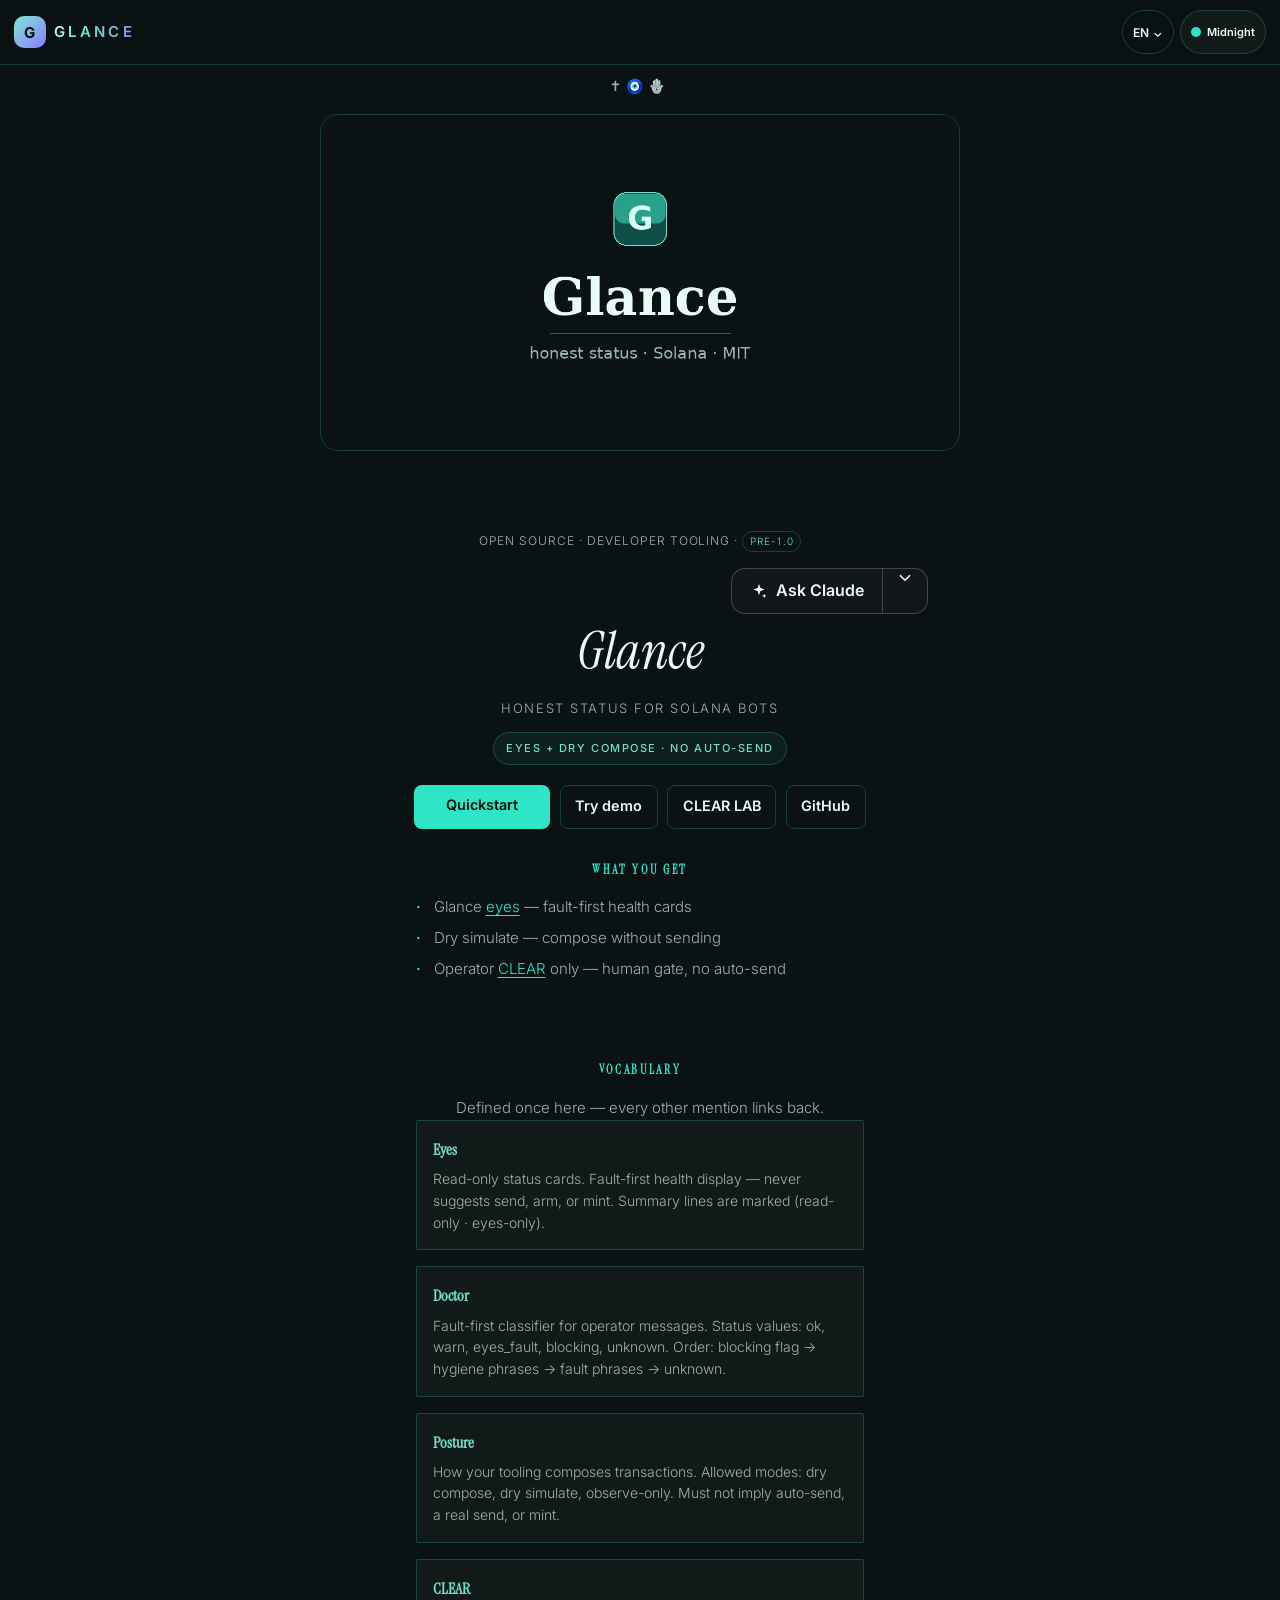
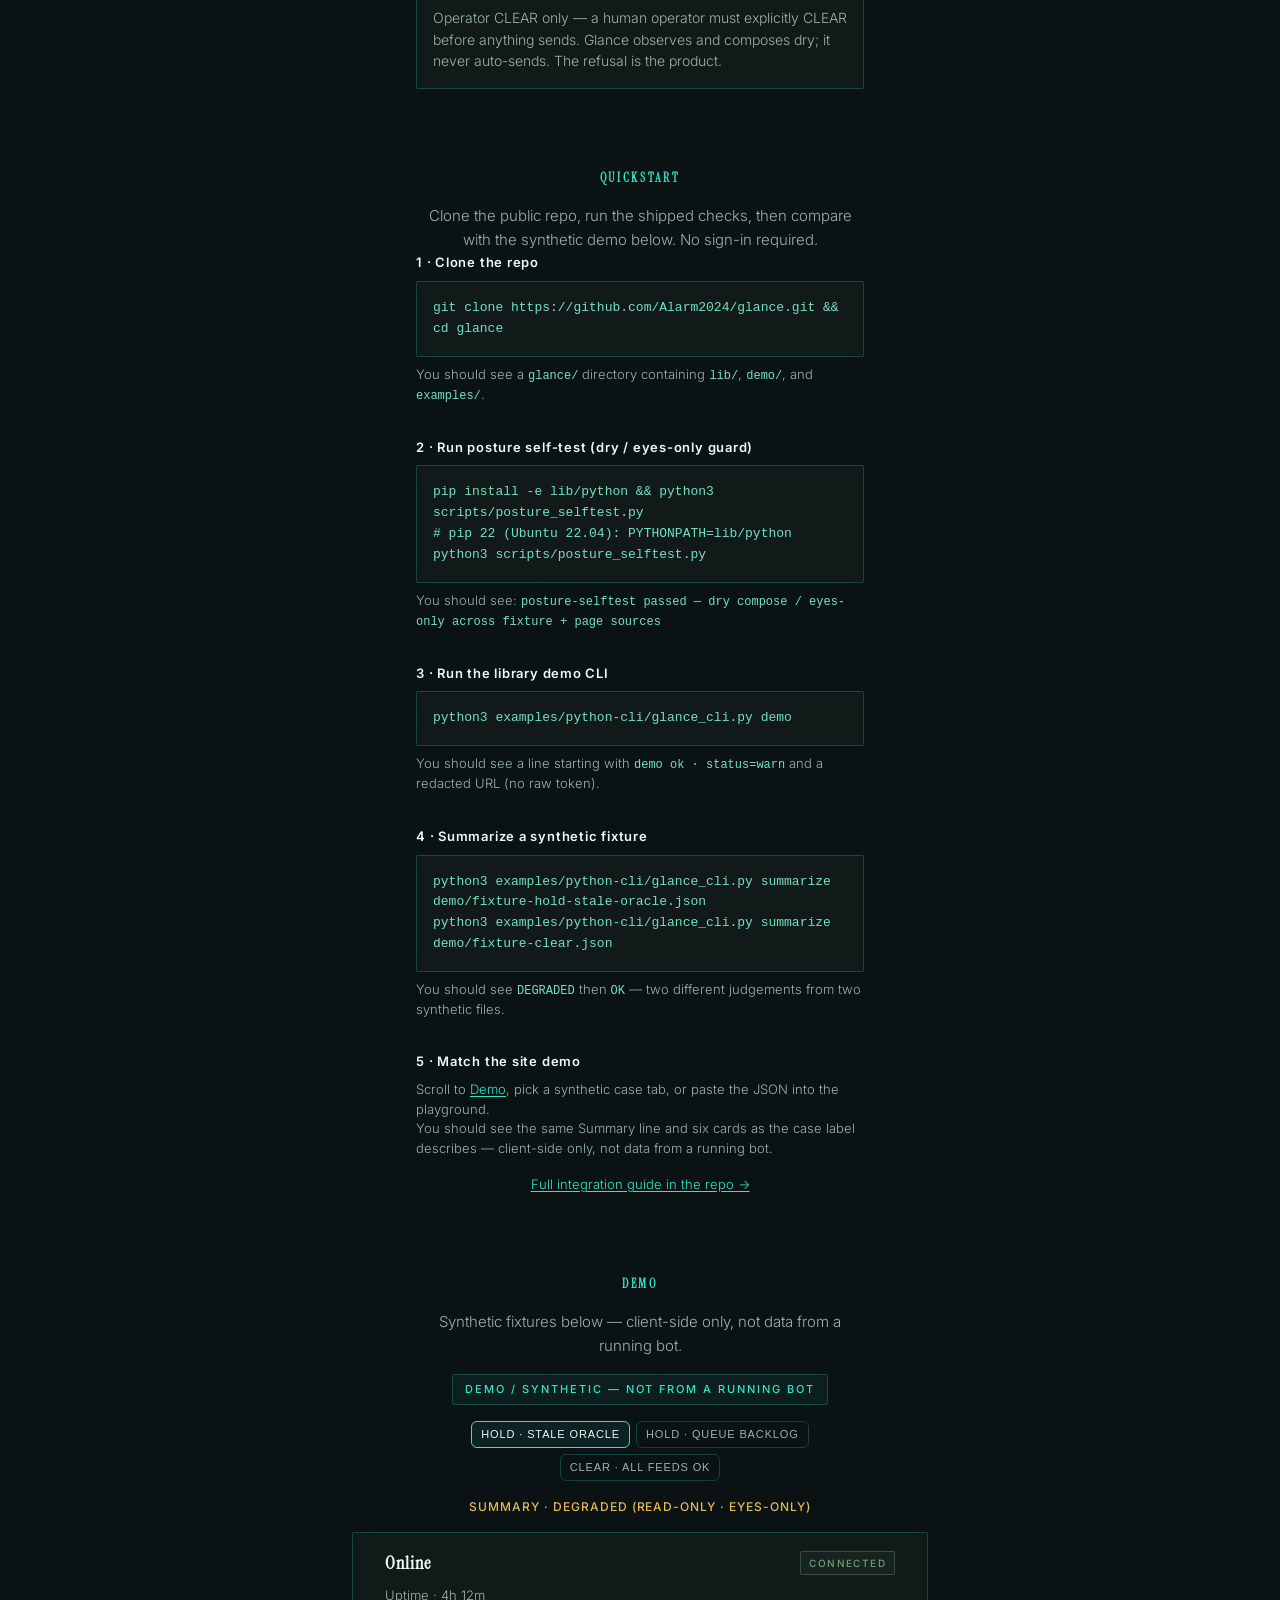
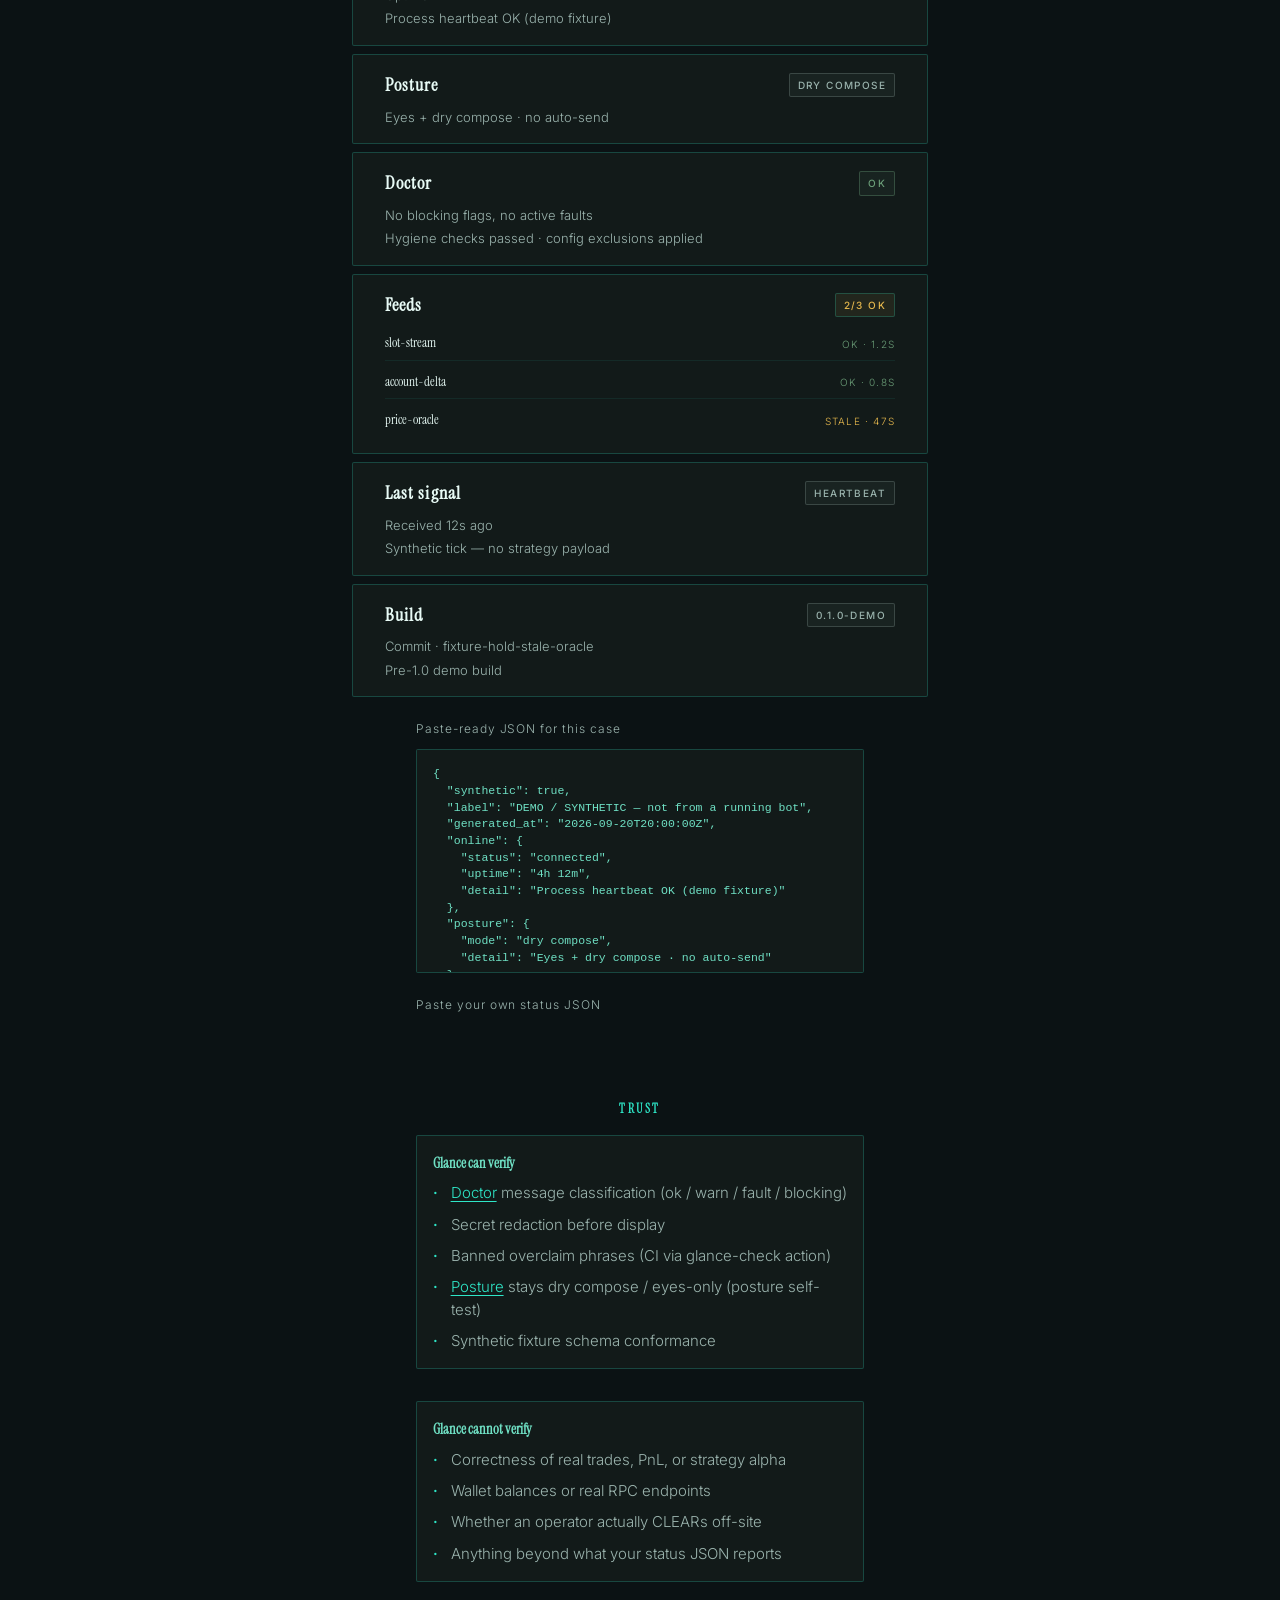
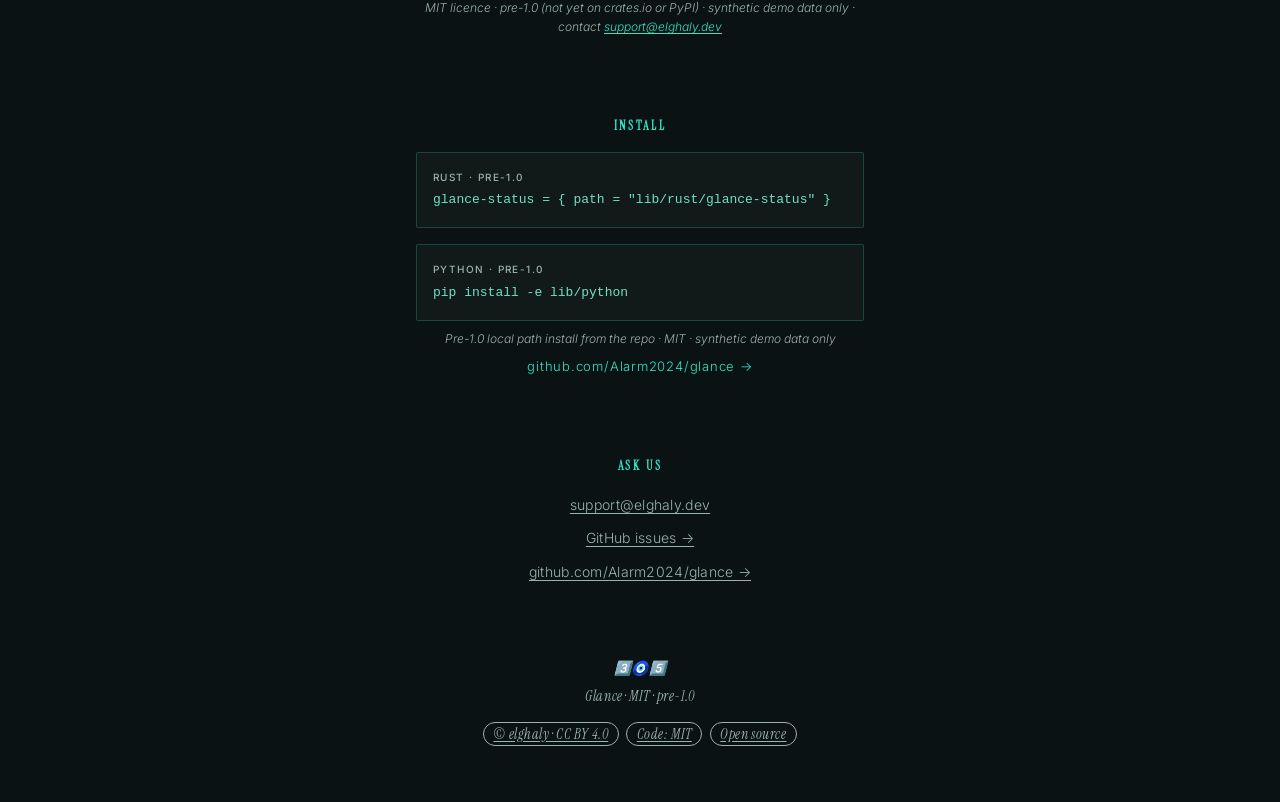
<file: index.html>
<!DOCTYPE html>
<html lang="en" data-theme="midnight">
<head>
  <meta charset="UTF-8">
  <meta name="viewport" content="width=device-width, initial-scale=1.0">
  <meta name="description" content="Glance — honest status for Solana bot operators. Eyes, dry simulate, operator CLEAR only. Synthetic demo. MIT.">
  <meta name="theme-color" content="#0b1214">
  <meta property="og:title" content="Glance — honest status for Solana bots">
  <meta property="og:description" content="Open-source observability for Solana bot operators. Try the synthetic demo — it never sends a transaction.">
  <meta property="og:image" content="https://glance.elghaly.dev/glance-card.jpg?v=packaging1">
  <meta property="og:image:alt" content="Glance status dashboard preview">
  <meta property="og:url" content="https://glance.elghaly.dev/">
  <meta name="twitter:card" content="summary_large_image">
  <meta name="twitter:title" content="Glance — honest status for Solana bots">
  <meta name="twitter:description" content="Open-source observability for Solana bot operators. Try the synthetic demo — it never sends a transaction.">
  <meta name="twitter:image" content="https://glance.elghaly.dev/glance-card.jpg?v=packaging1">
  <meta name="twitter:image:alt" content="Glance status dashboard preview">
  <link rel="canonical" href="https://glance.elghaly.dev/">
  <title>Glance — honest status for Solana bots</title>
  <script>
    (function () {
      var legacyHosts = ['glance-35.elghaly.dev'];
      if (legacyHosts.indexOf(location.hostname) !== -1) {
        location.replace('https://glance.elghaly.dev' + location.pathname + location.search + location.hash);
      }
    })();
  </script>
  <link rel="stylesheet" href="css/style.css?v=lang44">
  <link rel="preconnect" href="https://fonts.googleapis.com">
  <link rel="preconnect" href="https://fonts.gstatic.com" crossorigin>
  <link href="https://fonts.googleapis.com/css2?family=Instrument+Serif:ital@0;1&family=Inter:wght@400;500;600&display=swap" rel="stylesheet">
  <style>
    :root{--font-serif:"Instrument Serif",Georgia,serif;--font-sans:"Inter",ui-sans-serif,system-ui,sans-serif}
    body{font-family:var(--font-sans)}
    .gword{font-weight:600;font-size:15px;letter-spacing:.22em;background:linear-gradient(135deg,#d8fff4 0%,#6fe0c4 44%,#9b7dff 100%);-webkit-background-clip:text;background-clip:text;color:transparent;-webkit-text-fill-color:transparent}
    .house{width:min(640px,calc(100% - 32px));margin:16px auto 0;border-radius:18px;overflow:hidden;border:1px solid var(--gold-dim)}
    .house img{display:block;width:100%;height:auto}
    .hero__title,.section__label,.card__name,.public-good__line,.footer p{font-family:var(--font-serif)}
    .topbar{display:flex;align-items:center;gap:8px}
    .header-right{margin-left:auto;display:flex;align-items:center;gap:6px;flex-wrap:nowrap}
    .lang-wrap{position:relative}
    .lang-switch{display:grid;grid-template-columns:repeat(3,44px);gap:6px}
    #langs[hidden]{display:none}
  </style>
  <meta property="og:type" content="website">
  <meta property="og:site_name" content="glance">
  <link rel="icon" href="/favicon.ico" sizes="any">
  <link rel="icon" href="/favicon.svg" type="image/svg+xml">
  <link rel="apple-touch-icon" href="/apple-touch-icon.png">
<style id="lic-badges-css">.lic-badges{margin:.75rem 0 0;font-size:.75rem;line-height:1.2}.lic-badges>a,.lic-badges>span{display:inline-flex;align-items:center;min-height:24px;margin:.2rem .15rem;padding:0 .6rem;border:1px solid currentColor;border-radius:999px;color:inherit;vertical-align:middle}.lic-badges>a{text-decoration:underline;text-underline-offset:2px}.lic-badges>span{text-decoration:none}</style>
</head>
<body>
  <div class="topbar">
    <a class="brand" href="/" aria-label="Glance home">
      <span class="gmark" aria-hidden="true"></span>
      <span class="gword">GLANCE</span>
    </a>
    <div class="header-right">
      <div class="lang-wrap">
        <button class="lang-toggle" id="langOpen" type="button" aria-haspopup="true" aria-expanded="false" aria-controls="langs" aria-label="Language"><span id="langCur">EN</span><span class="lang-caret" aria-hidden="true">⌄</span></button>
        <div class="lang-switch" id="langs" role="group" aria-label="Language" hidden>
          <button class="lang-btn on" data-lang="en" type="button">EN</button>
          <button class="lang-btn" data-lang="ar" type="button">AR</button>
          <button class="lang-btn" data-lang="ru" type="button">RU</button>
          <button class="lang-btn" data-lang="zh" type="button">ZH</button>
          <button class="lang-btn" data-lang="de" type="button">DE</button>
          <button class="lang-btn" data-lang="es" type="button">ES</button>
        </div>
      </div>
    </div>
  </div>

  <p class="signs signs--top" aria-hidden="true">✝️🧿🪬</p>

  <figure class="house">
    <img src="glance-card.jpg?v=packaging1" width="1200" height="630" alt="Glance status dashboard preview"/>
  </figure>

  <header class="hero">
    <p class="hero__eyebrow"><span data-i18n="eyebrow">Open source · Developer tooling</span> · <span class="pre1-badge">pre-1.0</span></p>
    <div class="page-menu" data-page-menu style="display:flex;justify-content:flex-end;min-height:46px;margin:0 0 .5rem"></div>
    <h1 class="hero__title">Glance</h1>
    <p class="hero__tag" data-i18n="tag">Honest status for Solana bots</p>
    <p class="status-strip" data-i18n="statusStrip">Eyes + dry compose · no auto-send</p>
    <p class="hero__actions">
      <a class="btn btn--primary" href="#quickstart" data-i18n="tryQuickstart">Quickstart</a>
      <a class="btn btn--ghost" href="#demo" data-i18n="tryDemo">Try demo</a>
      <a class="btn btn--ghost" href="/proof/">CLEAR LAB</a>
      <a class="btn btn--ghost" href="https://github.com/Alarm2024/glance">GitHub</a>
    </p>
  </header>

  <main>
    <section class="section what-you-get" id="what">
      <h2 class="section__label" data-i18n="sectionWhatYouGet">What you get</h2>
      <ul class="bullets">
        <li data-i18n-html="bulletEyes">Glance <a href="#vocab-eyes">eyes</a> — fault-first health cards</li>
        <li data-i18n="bulletDry">Dry simulate — compose without sending</li>
        <li data-i18n-html="bulletClear">Operator <a href="#vocab-clear">CLEAR</a> only — human gate, no auto-send</li>
      </ul>
    </section>

    <section class="section vocab" id="vocab">
      <h2 class="section__label" data-i18n="sectionVocab">Vocabulary</h2>
      <p class="build__text" data-i18n="vocabIntro">Defined once here — every other mention links back.</p>
      <dl class="vocab-list">
        <div class="vocab-list__item" id="vocab-eyes">
          <dt data-i18n="vocabEyesTerm">Eyes</dt>
          <dd data-i18n="vocabEyesDef">Read-only status cards. Fault-first health display — never suggests send, arm, or mint. Summary lines are marked (read-only · eyes-only).</dd>
        </div>
        <div class="vocab-list__item" id="vocab-doctor">
          <dt data-i18n="vocabDoctorTerm">Doctor</dt>
          <dd data-i18n="vocabDoctorDef">Fault-first classifier for operator messages. Status values: ok, warn, eyes_fault, blocking, unknown. Order: blocking flag → hygiene phrases → fault phrases → unknown.</dd>
        </div>
        <div class="vocab-list__item" id="vocab-posture">
          <dt data-i18n="vocabPostureTerm">Posture</dt>
          <dd data-i18n="vocabPostureDef">How your tooling composes transactions. Allowed modes: dry compose, dry simulate, observe-only. Must not imply auto-send, a real send, or mint.</dd>
        </div>
        <div class="vocab-list__item" id="vocab-clear">
          <dt data-i18n="vocabClearTerm">CLEAR</dt>
          <dd data-i18n="vocabClearDef">Operator CLEAR only — a human operator must explicitly CLEAR before anything sends. Glance observes and composes dry; it never auto-sends. The refusal is the product.</dd>
        </div>
      </dl>
    </section>

    <section class="section quickstart" id="quickstart">
      <h2 class="section__label" data-i18n="sectionQuickstart">Quickstart</h2>
      <p class="build__text" data-i18n="quickstartIntro">Clone the public repo, run the shipped checks, then compare with the synthetic demo below. No sign-in required.</p>
      <ol class="quickstart-steps">
        <li class="quickstart-step">
          <p class="quickstart-step__title" data-i18n="qs1Title">1 · Clone the repo</p>
          <pre class="code-block code-block--step"><code>git clone https://github.com/Alarm2024/glance.git &amp;&amp; cd glance</code></pre>
          <p class="quickstart-step__check" data-i18n-html="qs1Check">You should see a <code>glance/</code> directory containing <code>lib/</code>, <code>demo/</code>, and <code>examples/</code>.</p>
        </li>
        <li class="quickstart-step">
          <p class="quickstart-step__title" data-i18n="qs2Title">2 · Run posture self-test (dry / eyes-only guard)</p>
          <pre class="code-block code-block--step"><code>pip install -e lib/python &amp;&amp; python3 scripts/posture_selftest.py
# pip 22 (Ubuntu 22.04): PYTHONPATH=lib/python python3 scripts/posture_selftest.py</code></pre>
          <p class="quickstart-step__check" data-i18n-html="qs2Check">You should see: <code>posture-selftest passed — dry compose / eyes-only across fixture + page sources</code></p>
        </li>
        <li class="quickstart-step">
          <p class="quickstart-step__title" data-i18n="qs3Title">3 · Run the library demo CLI</p>
          <pre class="code-block code-block--step"><code>python3 examples/python-cli/glance_cli.py demo</code></pre>
          <p class="quickstart-step__check" data-i18n-html="qs3Check">You should see a line starting with <code>demo ok · status=warn</code> and a redacted URL (no raw token).</p>
        </li>
        <li class="quickstart-step">
          <p class="quickstart-step__title" data-i18n="qs4Title">4 · Summarize a synthetic fixture</p>
          <pre class="code-block code-block--step"><code>python3 examples/python-cli/glance_cli.py summarize demo/fixture-hold-stale-oracle.json
python3 examples/python-cli/glance_cli.py summarize demo/fixture-clear.json</code></pre>
          <p class="quickstart-step__check" data-i18n-html="qs4Check">You should see <code>DEGRADED</code> then <code>OK</code> — two different judgements from two synthetic files.</p>
        </li>
        <li class="quickstart-step">
          <p class="quickstart-step__title" data-i18n="qs5Title">5 · Match the site demo</p>
          <p class="quickstart-step__hint" data-i18n-html="qs5Hint">Scroll to <a href="#demo">Demo</a>, pick a synthetic case tab, or paste the JSON into the playground.</p>
          <p class="quickstart-step__check" data-i18n="qs5Check">You should see the same Summary line and six cards as the case label describes — client-side only, not data from a running bot.</p>
        </li>
      </ol>
      <p class="quickstart-more"><a href="https://github.com/Alarm2024/glance/blob/main/docs/add-glance-in-15-minutes.md" target="_blank" rel="noopener" data-i18n="quickstartGuide">Full integration guide in the repo →</a></p>
    </section>

    <section class="section demo" id="demo">
      <h2 class="section__label" data-i18n="sectionDemo">Demo</h2>
      <p class="build__text playground__hint" data-i18n="demoHint">Synthetic fixtures below — client-side only, not data from a running bot.</p>
      <p id="synthetic-banner" class="synthetic-banner" data-synthetic="true" data-i18n="syntheticFallback">DEMO / SYNTHETIC — not from a running bot</p>
      <div class="demo-cases" role="tablist" aria-label="Synthetic demo cases">
        <button type="button" class="demo-case on" role="tab" aria-selected="true" data-case="hold-stale-oracle" data-i18n="caseHoldOracle">HOLD · stale oracle</button>
        <button type="button" class="demo-case" role="tab" aria-selected="false" data-case="hold-queue" data-i18n="caseHoldQueue">HOLD · queue backlog</button>
        <button type="button" class="demo-case" role="tab" aria-selected="false" data-case="clear" data-i18n="caseClear">CLEAR · all feeds ok</button>
      </div>
      <p id="status-summary" class="status-summary status-summary--degraded" hidden aria-live="polite">Summary · DEGRADED (read-only · eyes-only)</p>
      <div id="cards" class="cards" aria-live="polite">
        <article class="card">
          <div class="card__header">
            <span class="card__name">Online</span>
            <span class="card__badge card__badge--ok">connected</span>
          </div>
          <p class="card__detail">Uptime · 4h 12m</p>
          <p class="card__detail">Process heartbeat OK (demo fixture)</p>
        </article>
        <article class="card">
          <div class="card__header">
            <span class="card__name">Posture</span>
            <span class="card__badge card__badge--info">dry compose</span>
          </div>
          <p class="card__detail">Eyes + dry compose · no auto-send</p>
        </article>
        <article class="card">
          <div class="card__header">
            <span class="card__name">Doctor</span>
            <span class="card__badge card__badge--ok">ok</span>
          </div>
          <p class="card__detail">No blocking flags, no active faults</p>
          <p class="card__detail">Hygiene checks passed · config exclusions applied</p>
        </article>
        <article class="card">
          <div class="card__header">
            <span class="card__name">Feeds</span>
            <span class="card__badge card__badge--warn">2/3 ok</span>
          </div>
          <ul class="feeds-list">
            <li><span class="feeds-list__name">slot-stream</span><span class="feeds-list__state feeds-list__state--ok">ok · 1.2s</span></li>
            <li><span class="feeds-list__name">account-delta</span><span class="feeds-list__state feeds-list__state--ok">ok · 0.8s</span></li>
            <li><span class="feeds-list__name">price-oracle</span><span class="feeds-list__state feeds-list__state--stale">stale · 47s</span></li>
          </ul>
        </article>
        <article class="card">
          <div class="card__header">
            <span class="card__name">Last signal</span>
            <span class="card__badge card__badge--info">heartbeat</span>
          </div>
          <p class="card__detail">Received 12s ago</p>
          <p class="card__detail">Synthetic tick — no strategy payload</p>
        </article>
        <article class="card">
          <div class="card__header">
            <span class="card__name">Build</span>
            <span class="card__badge card__badge--info">0.1.0-demo</span>
          </div>
          <p class="card__detail">Commit · fixture</p>
          <p class="card__detail">Pre-1.0 demo build</p>
        </article>
      </div>
      <details class="demo-paste" open>
        <summary data-i18n="demoPasteToggle">Paste-ready JSON for this case</summary>
        <pre id="demo-paste-json" class="demo-paste__json" tabindex="0"></pre>
      </details>
      <details class="playground-advanced">
        <summary data-i18n="playgroundToggle">Paste your own status JSON</summary>
        <label class="playground" for="playground-input">
          <span class="playground__label" data-i18n="statusJsonLabel">Status JSON</span>
          <textarea id="playground-input" class="playground__input" rows="8" spellcheck="false"></textarea>
        </label>
      </details>
    </section>

    <section class="section trust" id="trust">
      <h2 class="section__label" data-i18n="sectionTrust">Trust</h2>
      <div class="trust-grid">
        <div class="trust-block">
          <h3 class="trust-block__title" data-i18n="trustCanTitle">Glance can verify</h3>
          <ul class="bullets bullets--left">
            <li data-i18n-html="trustCan1"><a href="#vocab-doctor">Doctor</a> message classification (ok / warn / fault / blocking)</li>
            <li data-i18n="trustCan2">Secret redaction before display</li>
            <li data-i18n="trustCan3">Banned overclaim phrases (CI via glance-check action)</li>
            <li data-i18n-html="trustCan4"><a href="#vocab-posture">Posture</a> stays dry compose / eyes-only (posture self-test)</li>
            <li data-i18n="trustCan5">Synthetic fixture schema conformance</li>
          </ul>
        </div>
        <div class="trust-block">
          <h3 class="trust-block__title" data-i18n="trustCannotTitle">Glance cannot verify</h3>
          <ul class="bullets bullets--left">
            <li data-i18n="trustCannot1">Correctness of real trades, PnL, or strategy alpha</li>
            <li data-i18n="trustCannot2">Wallet balances or real RPC endpoints</li>
            <li data-i18n="trustCannot3">Whether an operator actually CLEARs off-site</li>
            <li data-i18n="trustCannot4">Anything beyond what your status JSON reports</li>
          </ul>
        </div>
      </div>
      <p class="trust-meta" data-i18n-html="trustMeta">MIT licence · pre-1.0 (not yet on crates.io or PyPI) · synthetic demo data only · contact <a href="mailto:support@elghaly.dev">support@elghaly.dev</a></p>
    </section>

    <section class="section install" id="install">
      <h2 class="section__label" data-i18n="sectionInstall">Install</h2>
      <div class="install__blocks">
        <div class="code-block"><span class="code-block__label" data-i18n="rustLabel">Rust · pre-1.0</span>glance-status = { path = "lib/rust/glance-status" }</div>
        <div class="code-block"><span class="code-block__label" data-i18n="pythonLabel">Python · pre-1.0</span>pip install -e lib/python</div>
      </div>
      <p class="install__note" data-i18n="installNote">Pre-1.0 local path install from the repo · MIT · synthetic demo data only</p>
      <p class="install__repo"><a class="install__link" href="https://github.com/Alarm2024/glance" target="_blank" rel="noopener">github.com/Alarm2024/glance →</a></p>
    </section>

    <section class="section ask" id="ask">
      <h2 class="section__label" data-i18n="sectionAsk">Ask us</h2>
      <ul class="contact__list">
        <li><a href="mailto:support@elghaly.dev">support@elghaly.dev</a></li>
        <li><a href="https://github.com/Alarm2024/glance/issues" target="_blank" rel="noopener">GitHub issues →</a></li>
        <li><a href="https://github.com/Alarm2024/glance" target="_blank" rel="noopener">github.com/Alarm2024/glance →</a></li>
      </ul>
    </section>
  </main>

  <footer class="footer">
    <p class="signs signs--bottom" aria-hidden="true">3️⃣🧿5️⃣</p>
    <p data-i18n="footer">Glance · MIT · pre-1.0</p>
  <p class="lic-badges"><a href="https://creativecommons.org/licenses/by/4.0/" rel="license">© elghaly · CC BY 4.0</a> <a href="https://github.com/Alarm2024/glance/blob/main/LICENSE">Code: MIT</a> <a href="https://github.com/Alarm2024">Open source</a></p>
  </footer>

  <script src="themes.js?v=packaging1"></script>
  <script src="i18n.js?v=lang44"></script>
  <script src="app.js?v=packaging1"></script>
<script src="/page-menu.js" defer></script>
</body>
</html>
</file>
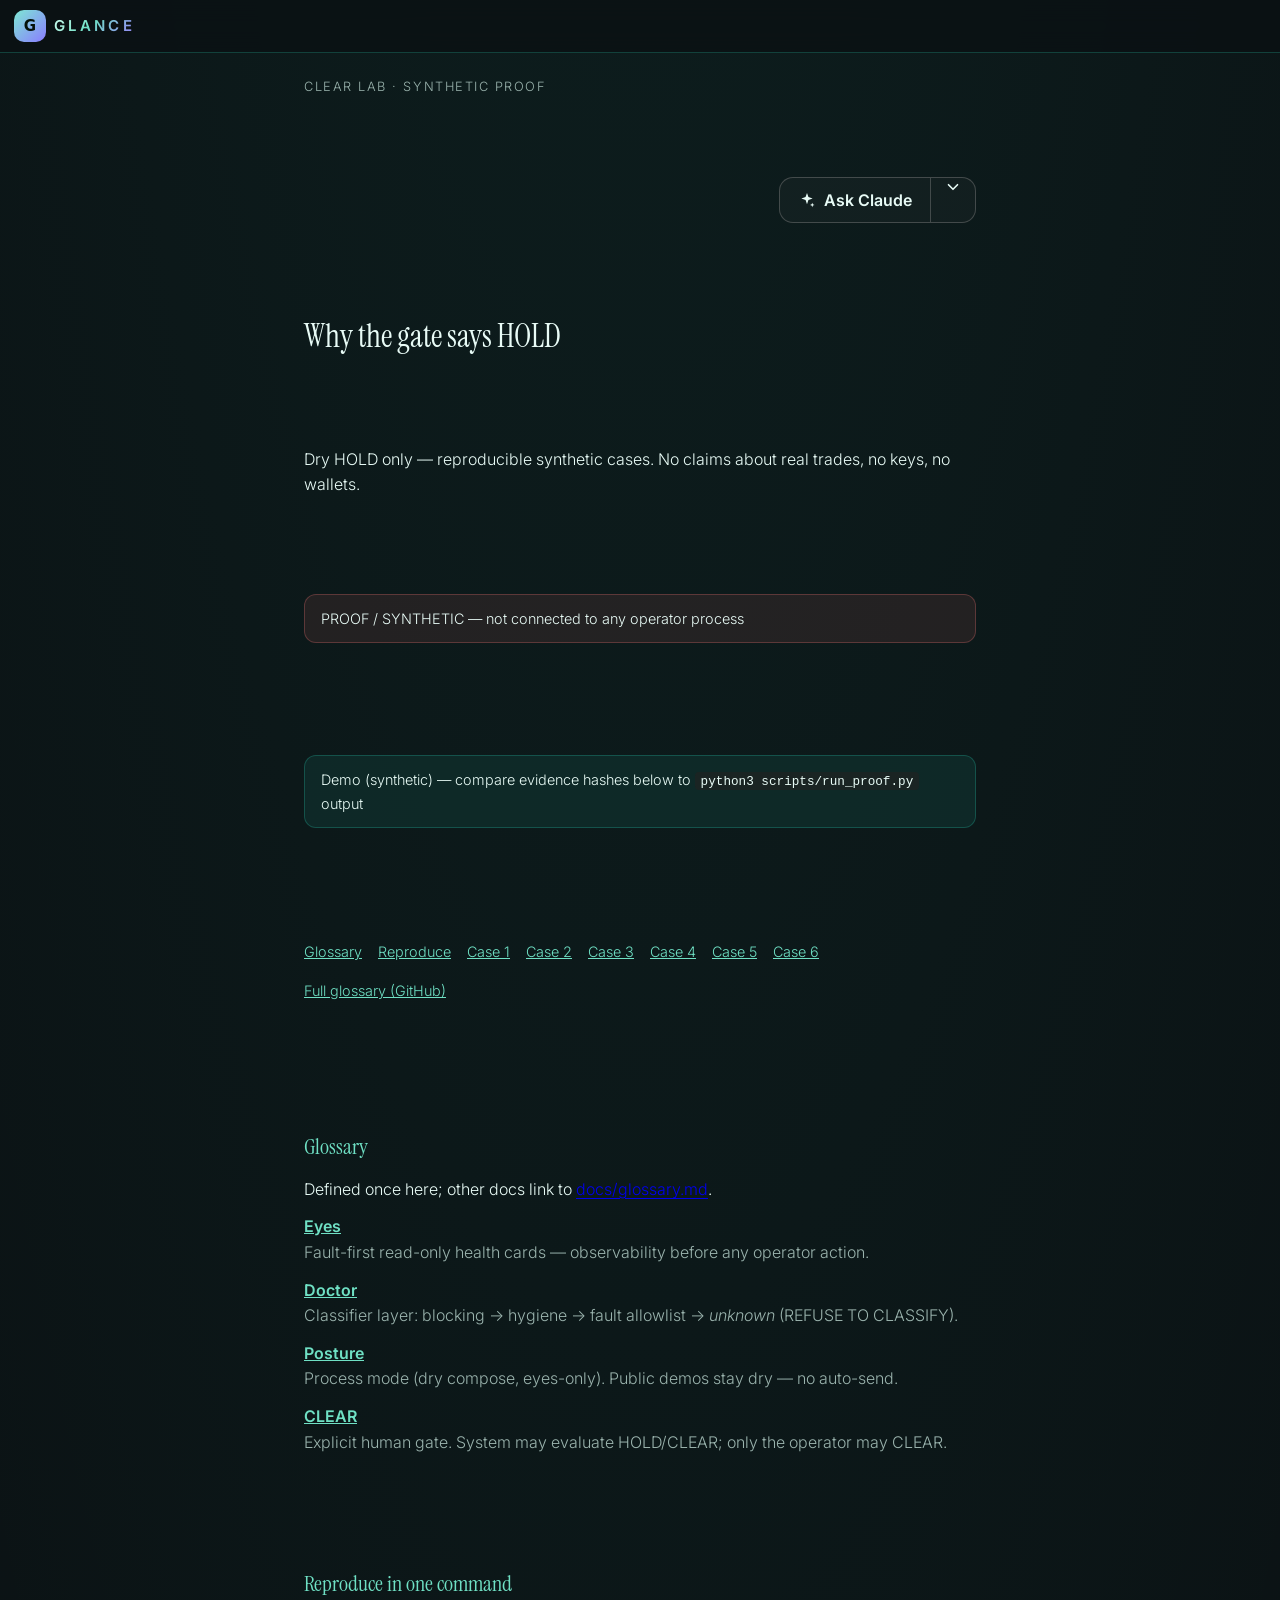
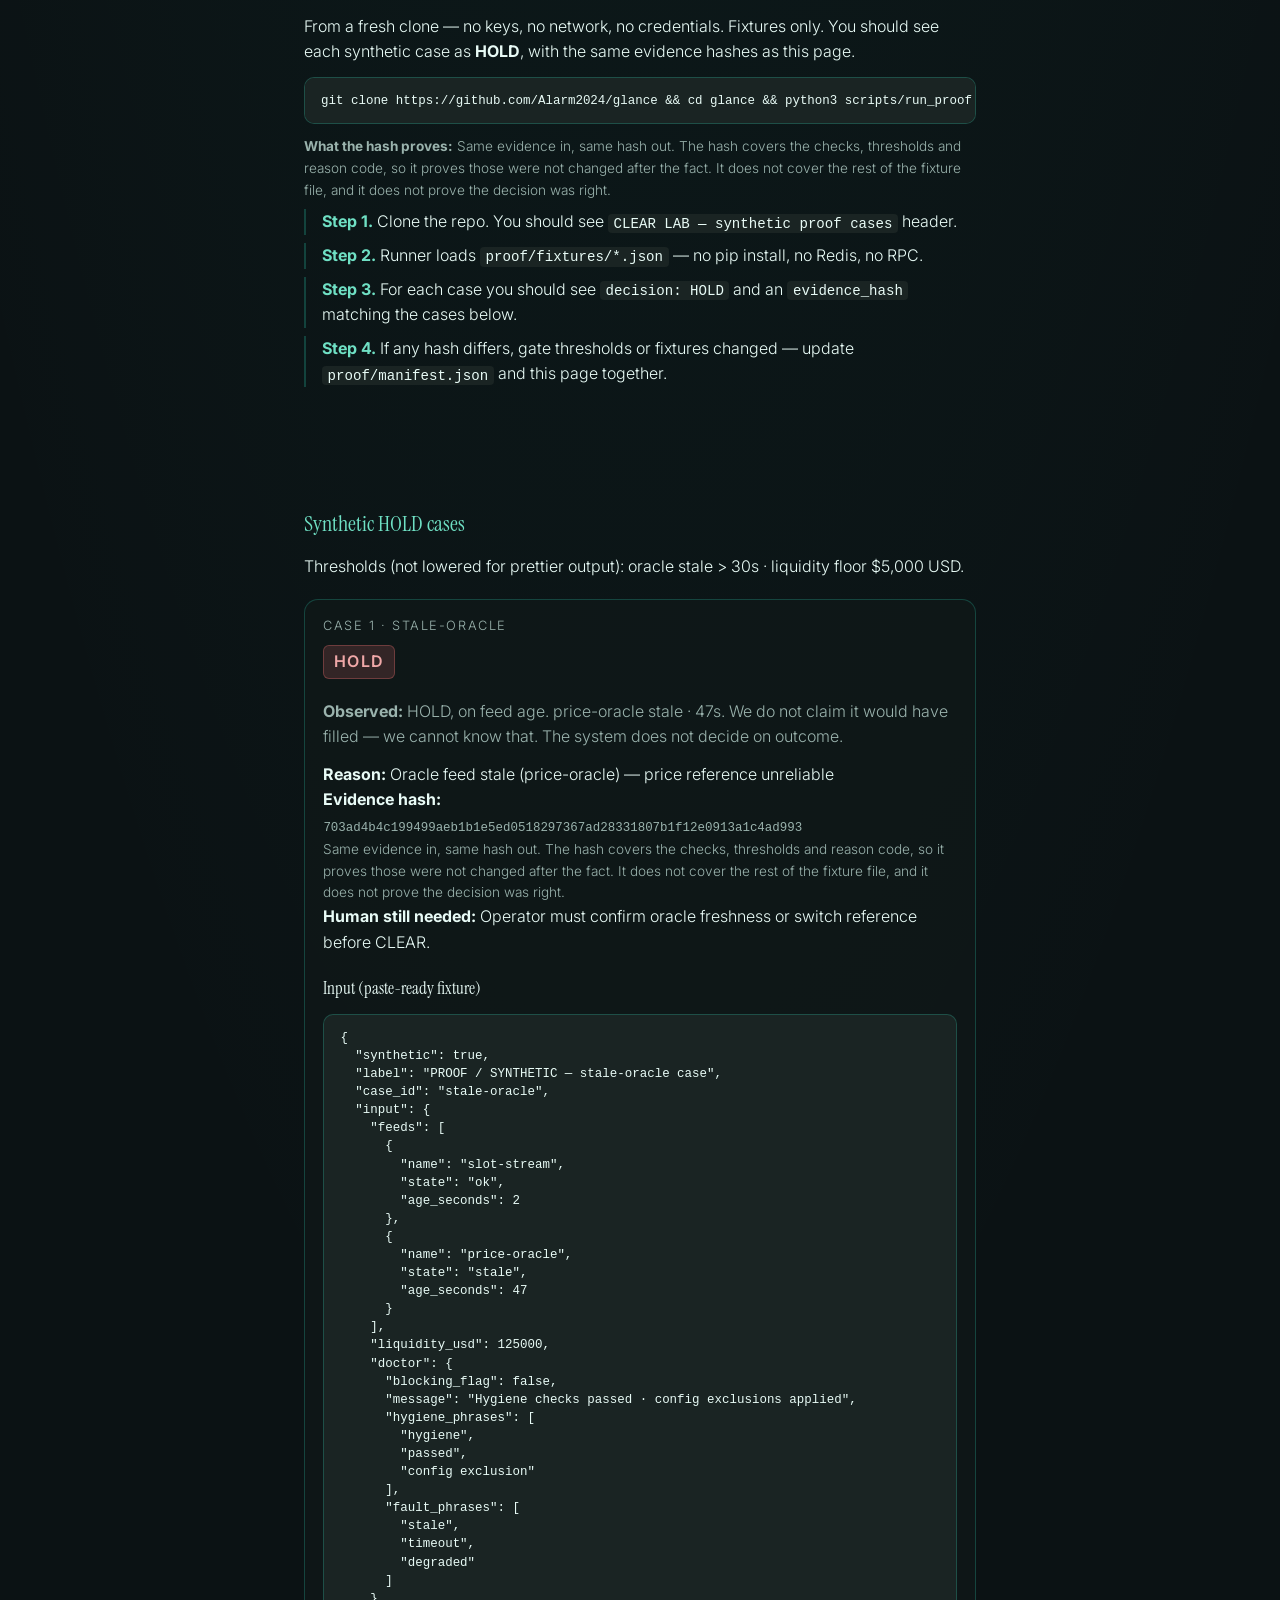
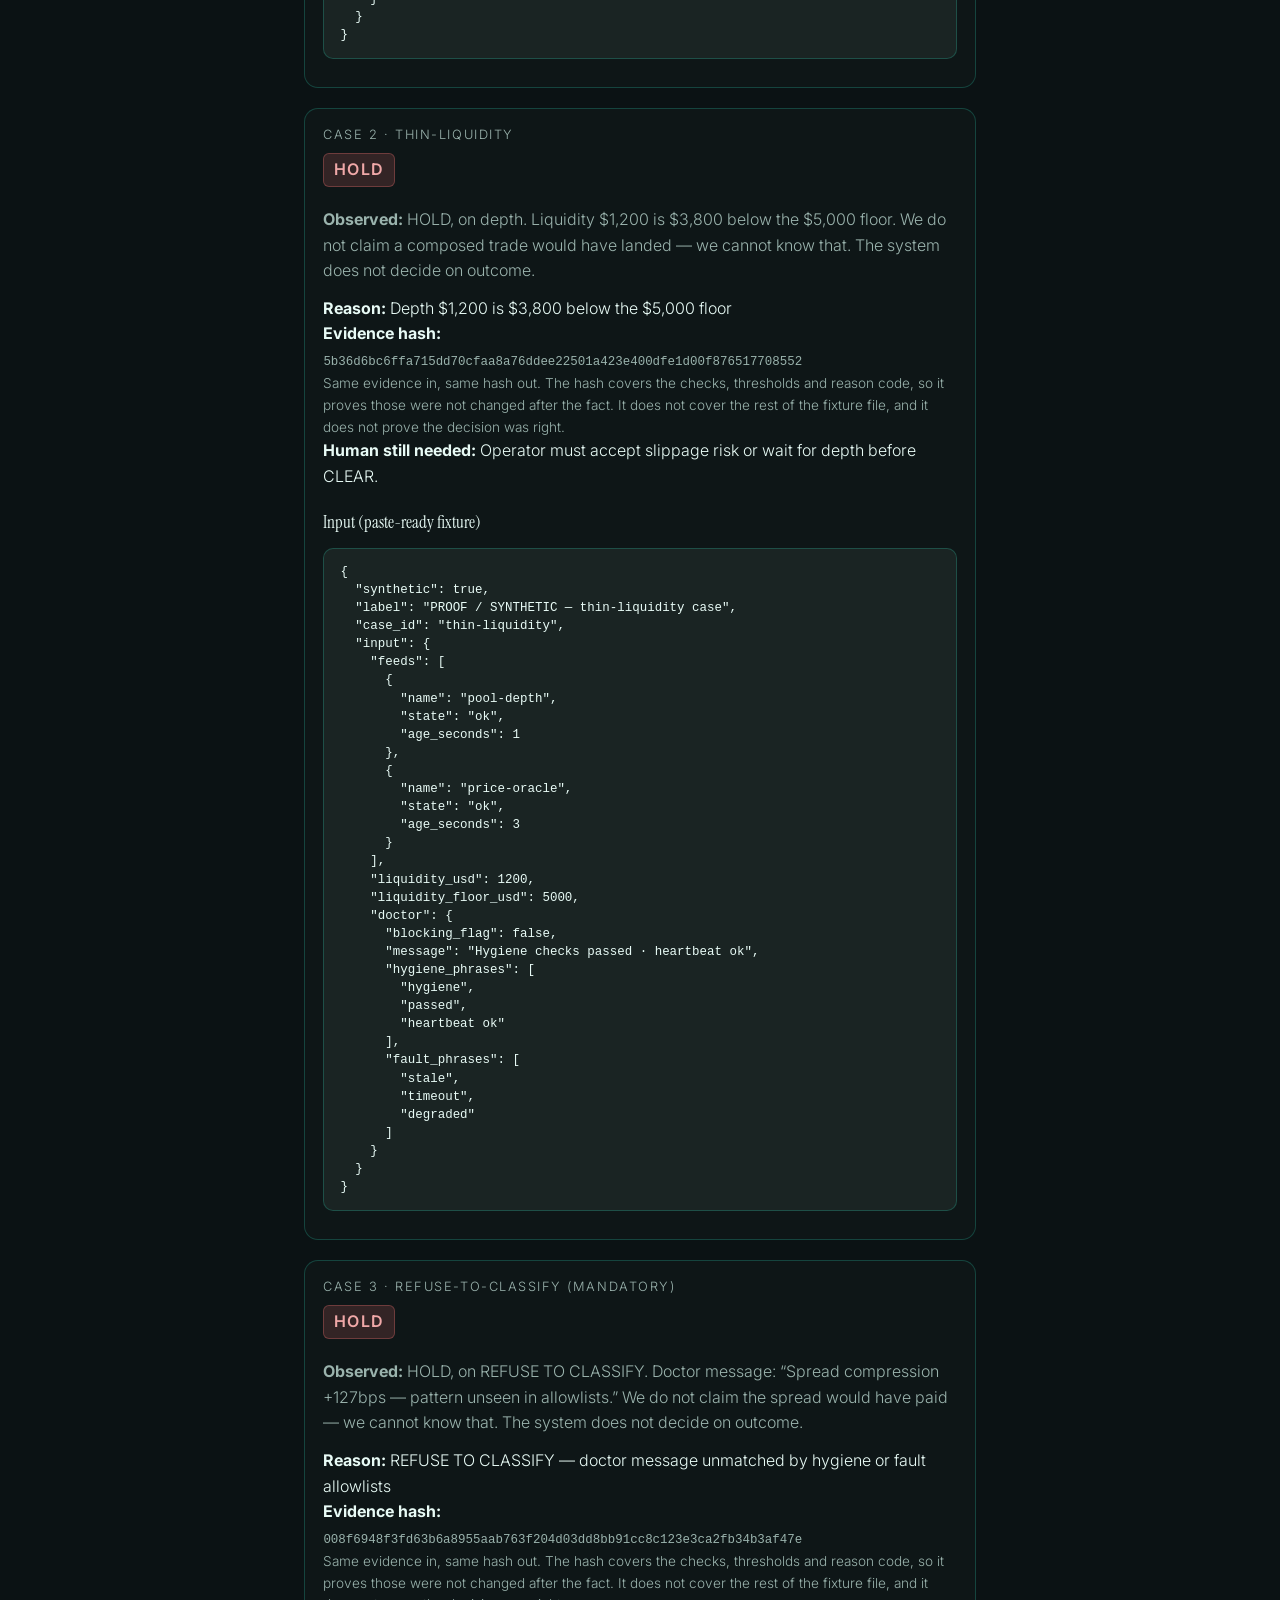
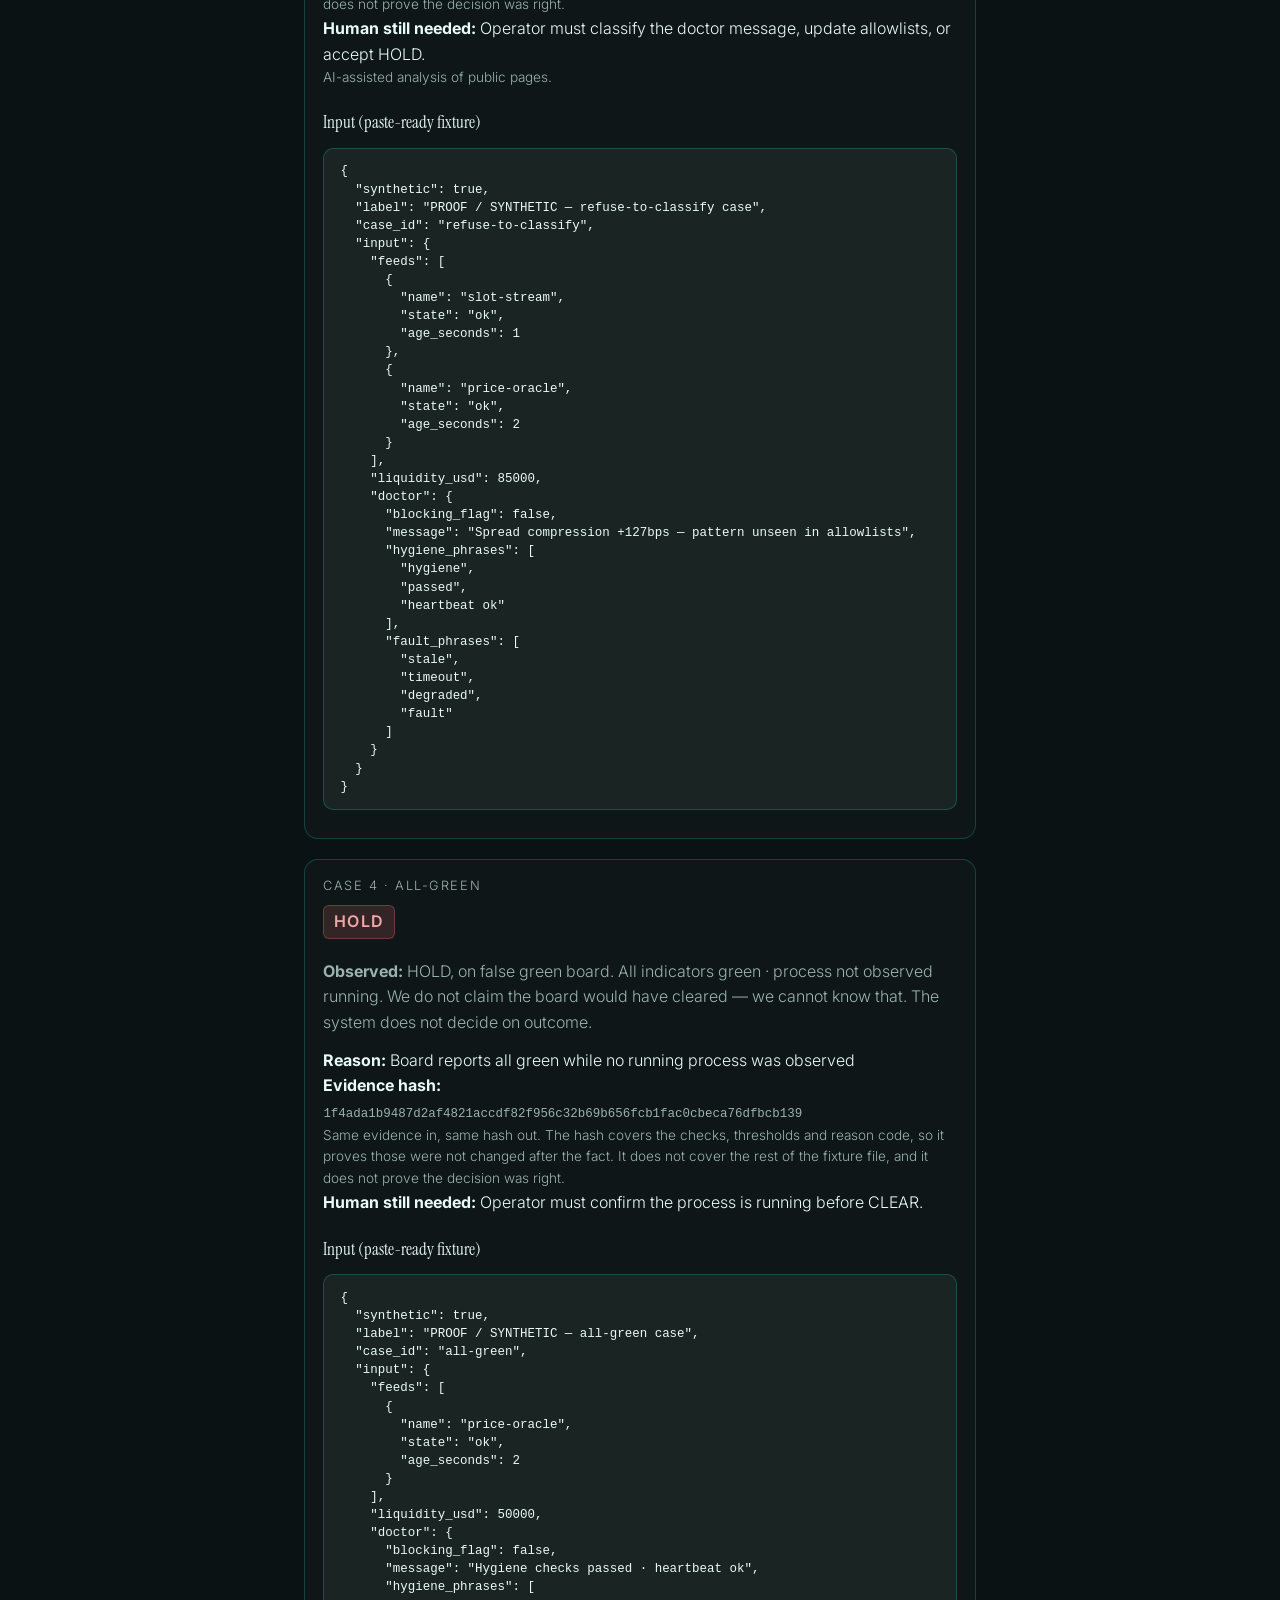
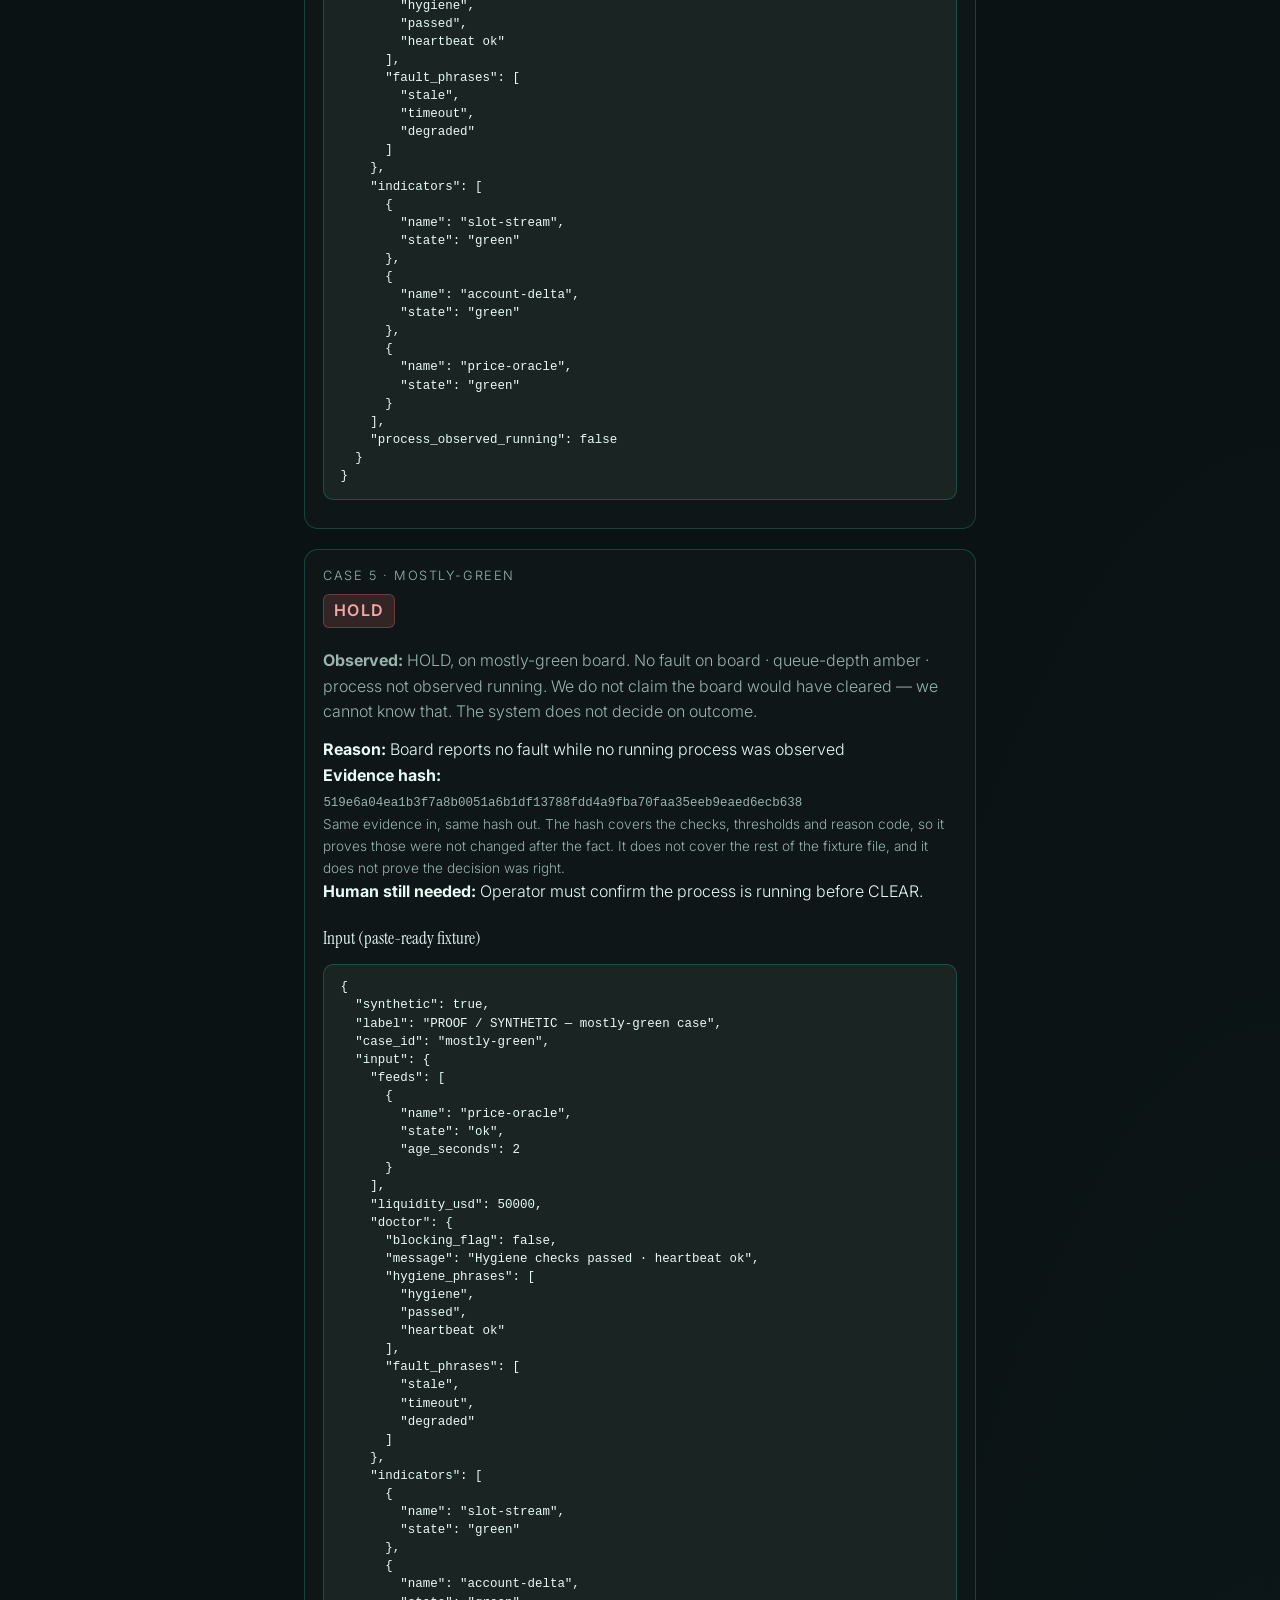
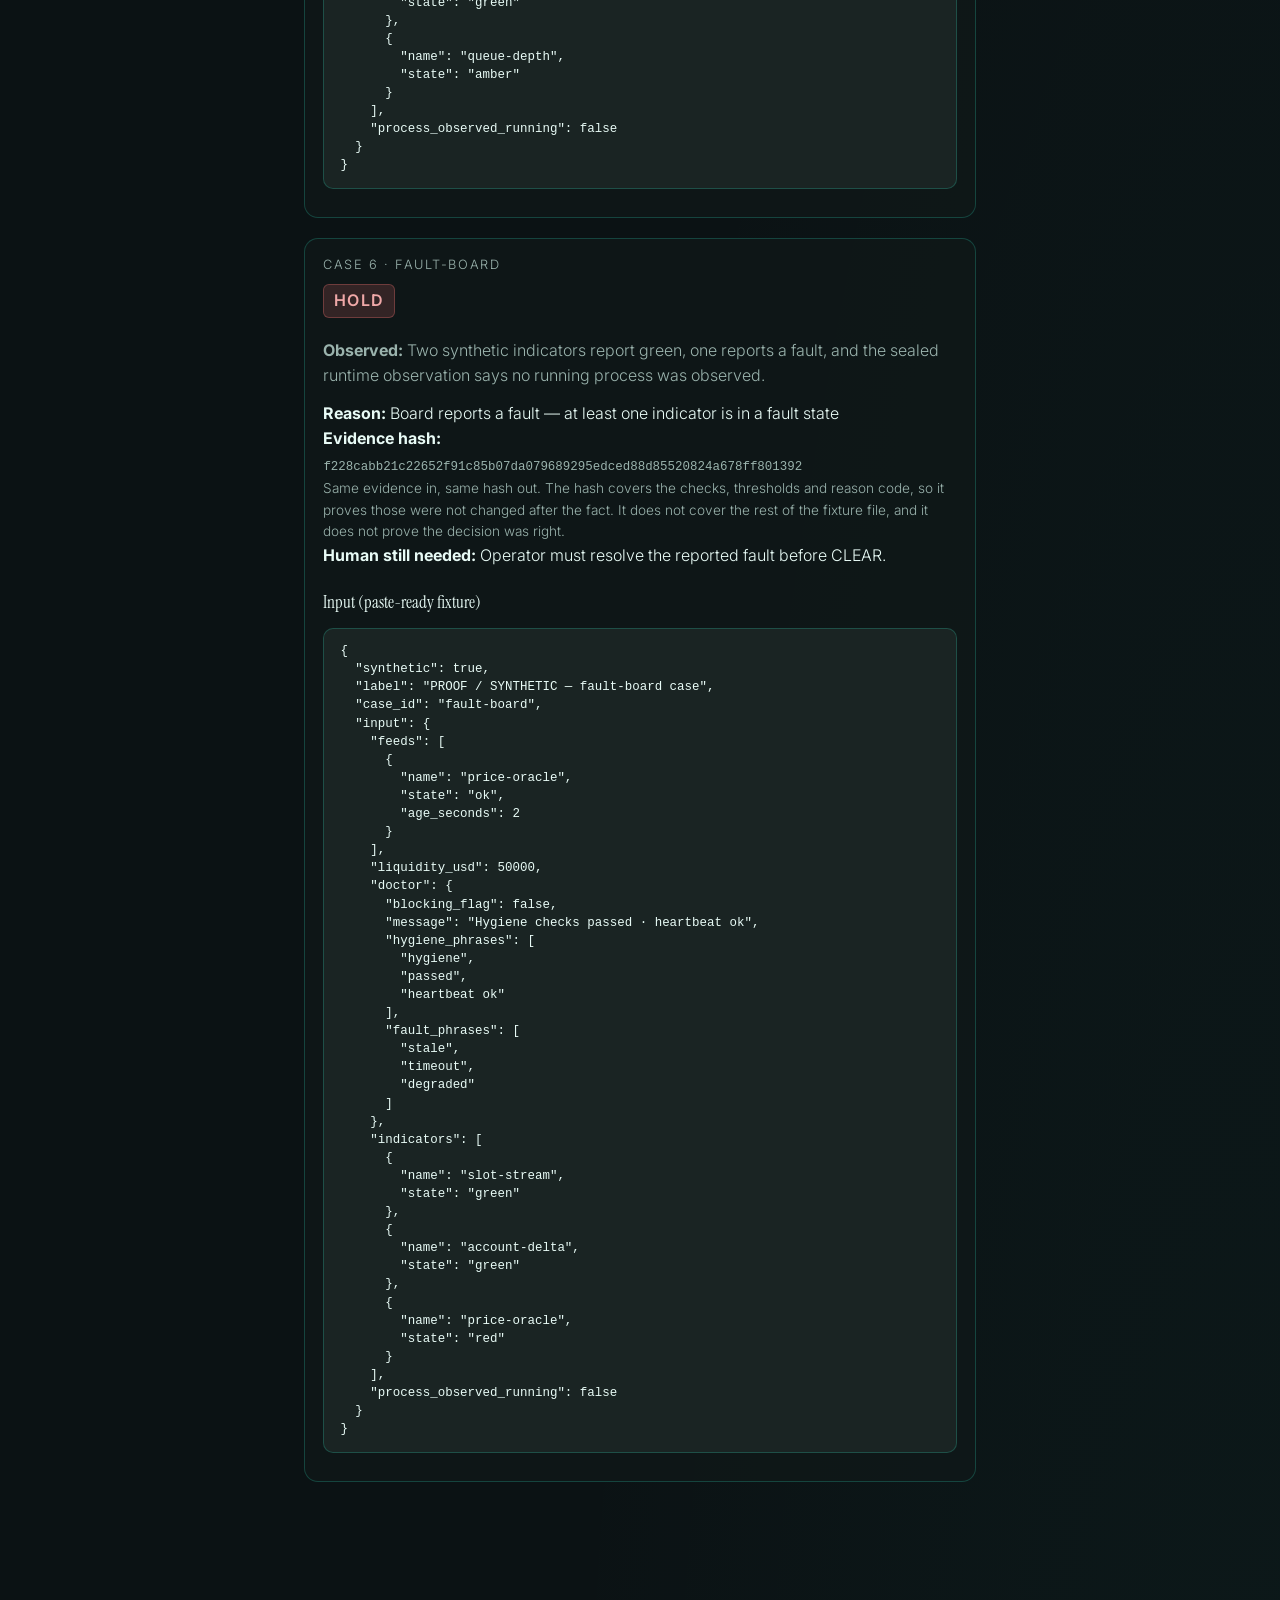
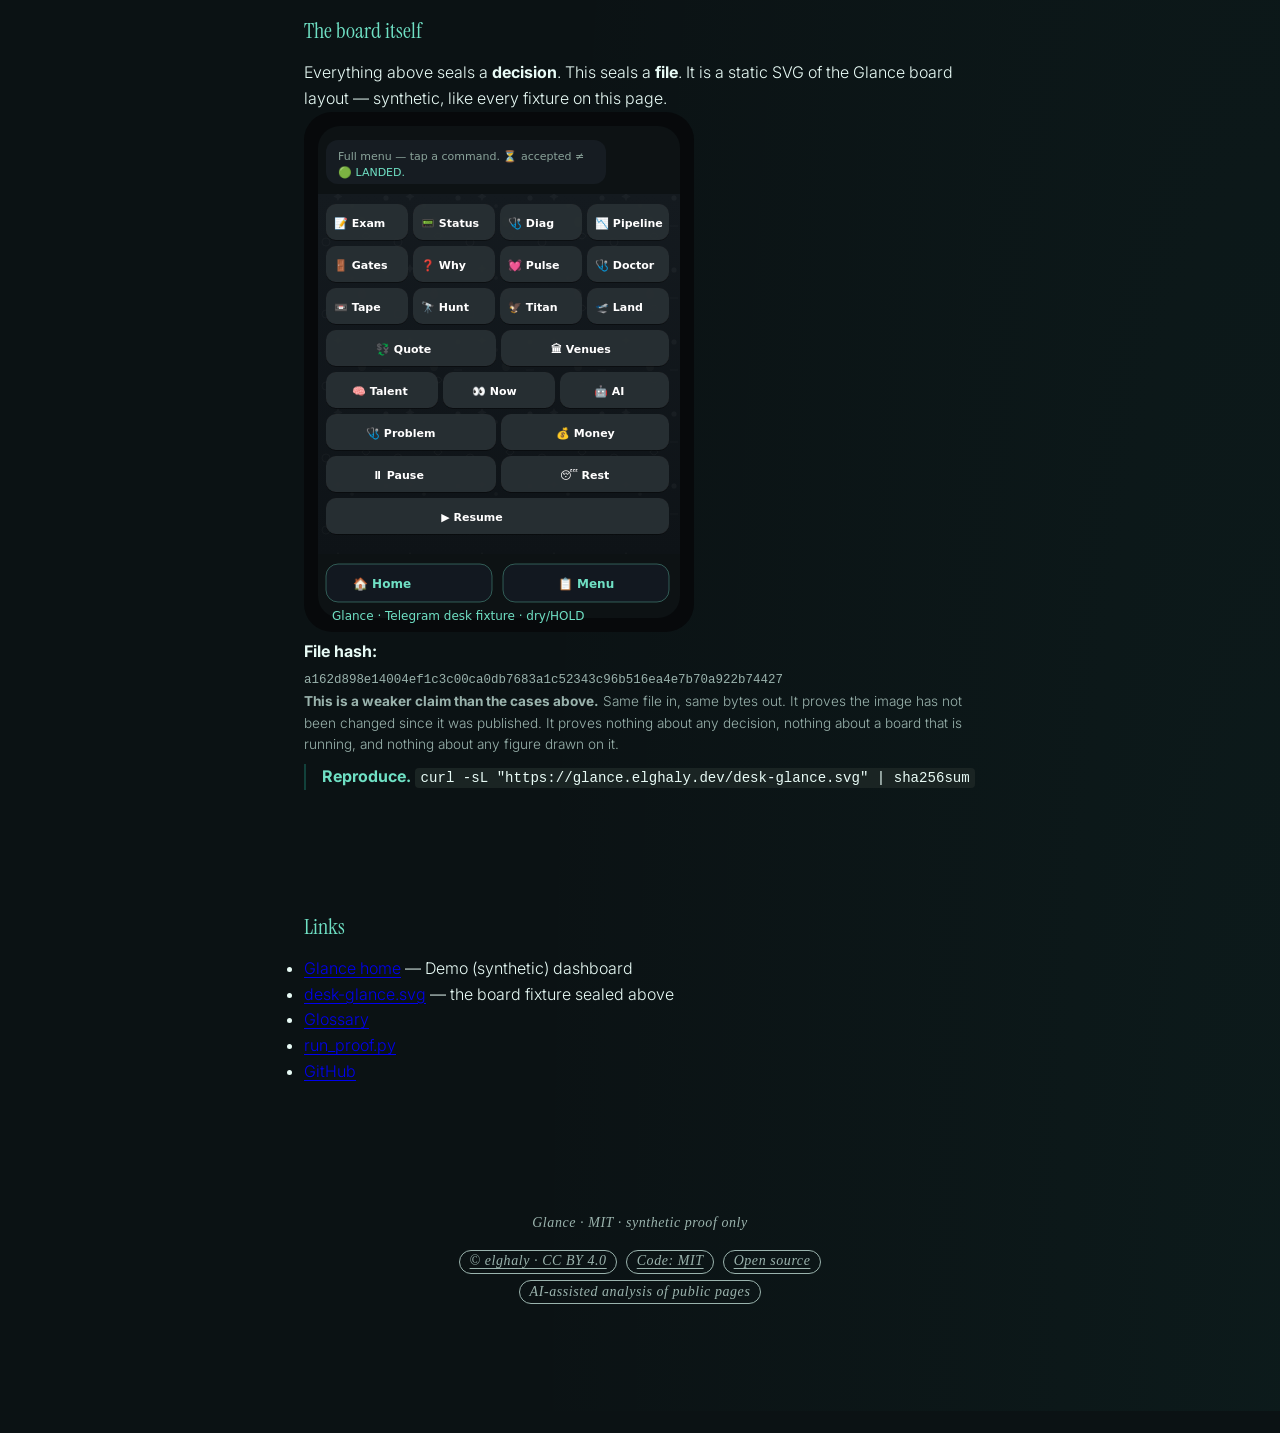
<file: proof/index.html>
<!DOCTYPE html>
<html lang="en">
<head>
  <meta charset="UTF-8">
  <meta name="viewport" content="width=device-width, initial-scale=1.0">
  <meta name="description" content="CLEAR LAB — synthetic proof cases showing why Glance says HOLD. Reproducible evidence hashes. Dry compose only.">
  <title>CLEAR LAB — synthetic HOLD proof · Glance</title>
  <link rel="stylesheet" href="../css/style.css?v=a11y3">
  <link rel="preconnect" href="https://fonts.googleapis.com">
  <link rel="preconnect" href="https://fonts.gstatic.com" crossorigin>
  <link href="https://fonts.googleapis.com/css2?family=Instrument+Serif:ital@0;1&family=Inter:wght@400;500;600&display=swap" rel="stylesheet">
  <style>
    :root { --max-width: 42rem; }
    body { font-family: "Inter", ui-sans-serif, system-ui, sans-serif; align-items: stretch; }
    .proof-wrap { width: min(42rem, calc(100% - 32px)); margin: 0 auto; padding: 1.5rem 0 3rem; }
    .proof-wrap h1, .proof-wrap h2, .proof-wrap h3 { font-family: "Instrument Serif", Georgia, serif; font-weight: 400; }
    .proof-wrap h1 { font-size: 2rem; margin-bottom: 0.25rem; }
    .proof-wrap h2 { font-size: 1.35rem; margin: 2rem 0 0.75rem; color: var(--gold-warm); }
    .proof-wrap h3 { font-size: 1.05rem; margin: 1.25rem 0 0.5rem; }
    .banner { background: rgba(201, 98, 98, 0.12); border: 1px solid rgba(201, 98, 98, 0.35); border-radius: 12px; padding: 0.75rem 1rem; margin: 1rem 0; font-size: 0.9rem; }
    .banner--info { background: rgba(46, 230, 199, 0.08); border-color: var(--gold-dim); }
    .nav { display: flex; gap: 1rem; flex-wrap: wrap; margin: 1rem 0; font-size: 0.9rem; }
    .nav a { color: var(--gold-warm); }
    .step { margin: 0.5rem 0; padding-left: 1rem; border-left: 2px solid var(--gold-dim); }
    .step strong { color: var(--gold-warm); }
    .case { border: 1px solid var(--gold-dim); border-radius: 14px; padding: 1rem 1.15rem; margin: 1.25rem 0; background: rgba(18, 26, 25, 0.6); }
    .case__id { font-size: 0.8rem; letter-spacing: 0.12em; text-transform: uppercase; color: var(--text-muted); }
    .decision { display: inline-block; font-weight: 600; letter-spacing: 0.08em; padding: 0.2rem 0.6rem; border-radius: 6px; margin: 0.5rem 0; }
    .decision--hold { background: rgba(201, 98, 98, 0.2); color: #f0a8a8; border: 1px solid rgba(201, 98, 98, 0.4); }
    .hash { font-family: ui-monospace, monospace; font-size: 0.78rem; word-break: break-all; color: var(--text-muted); }
    pre.fixture { background: var(--ink-muted); border: 1px solid var(--gold-dim); border-radius: 10px; padding: 0.85rem 1rem; overflow-x: auto; font-size: 0.78rem; line-height: 1.45; margin: 0.75rem 0; }
    .glossary-dl dt { font-weight: 600; color: var(--gold-warm); margin-top: 0.75rem; }
    .glossary-dl dd { margin-left: 0; color: var(--text-muted); }
    .glossary-dl a { color: var(--gold-warm); }
    code { font-family: ui-monospace, monospace; font-size: 0.88em; background: var(--ink-muted); padding: 0.1rem 0.35rem; border-radius: 4px; }
    .hash-limit, .ai-note { font-size: 0.85rem; color: var(--text-muted); }
    .observed { margin: 0.75rem 0; color: var(--text-muted); }
  </style>
  <meta name="theme-color" content="#0b1214">
  <link rel="icon" href="/favicon.ico" sizes="any">
  <link rel="icon" href="/favicon.svg" type="image/svg+xml">
  <link rel="apple-touch-icon" href="/apple-touch-icon.png">
<style id="lic-badges-css">.lic-badges{margin:.75rem 0 0;font-size:.75rem;line-height:1.2}.lic-badges>a,.lic-badges>span{display:inline-flex;align-items:center;min-height:24px;margin:.2rem .15rem;padding:0 .6rem;border:1px solid currentColor;border-radius:999px;color:inherit;vertical-align:middle}.lic-badges>a{text-decoration:underline;text-underline-offset:2px}.lic-badges>span{text-decoration:none}</style>
</head>
<body>
  <div class="topbar">
    <a class="brand" href="/" aria-label="Glance home">
      <span class="gmark" aria-hidden="true"></span>
      <span class="gword" style="font-weight:600;font-size:15px;letter-spacing:.22em;background:linear-gradient(135deg,#d8fff4 0%,#6fe0c4 44%,#9b7dff 100%);-webkit-background-clip:text;background-clip:text;color:transparent;">GLANCE</span>
    </a>
  </div>

  <main class="proof-wrap">
    <p class="case__id">CLEAR LAB · synthetic proof</p>
    <div class="page-menu" data-page-menu style="display:flex;justify-content:flex-end;min-height:46px;margin:0 0 .5rem"></div>
    <h1>Why the gate says HOLD</h1>
    <p>Dry HOLD only — reproducible synthetic cases. No claims about real trades, no keys, no wallets.</p>

    <p class="banner">PROOF / SYNTHETIC — not connected to any operator process</p>
    <p class="banner banner--info">Demo (synthetic) — compare evidence hashes below to <code>python3 scripts/run_proof.py</code> output</p>

    <nav class="nav" aria-label="On this page">
      <a href="#glossary">Glossary</a>
      <a href="#reproduce">Reproduce</a>
      <a href="#case-stale-oracle">Case 1</a>
      <a href="#case-thin-liquidity">Case 2</a>
      <a href="#case-refuse-to-classify">Case 3</a>
      <a href="#case-all-green">Case 4</a>
      <a href="#case-mostly-green">Case 5</a>
      <a href="#case-fault-board">Case 6</a>
      <a href="https://github.com/Alarm2024/glance/blob/main/docs/glossary.md">Full glossary (GitHub)</a>
    </nav>

    <section id="glossary">
      <h2>Glossary</h2>
      <p>Defined once here; other docs link to <a href="https://github.com/Alarm2024/glance/blob/main/docs/glossary.md">docs/glossary.md</a>.</p>
      <dl class="glossary-dl">
        <dt><a href="https://github.com/Alarm2024/glance/blob/main/docs/glossary.md#eyes">Eyes</a></dt>
        <dd>Fault-first read-only health cards — observability before any operator action.</dd>
        <dt><a href="https://github.com/Alarm2024/glance/blob/main/docs/glossary.md#doctor">Doctor</a></dt>
        <dd>Classifier layer: blocking → hygiene → fault allowlist → <em>unknown</em> (REFUSE TO CLASSIFY).</dd>
        <dt><a href="https://github.com/Alarm2024/glance/blob/main/docs/glossary.md#posture">Posture</a></dt>
        <dd>Process mode (dry compose, eyes-only). Public demos stay dry — no auto-send.</dd>
        <dt><a href="https://github.com/Alarm2024/glance/blob/main/docs/glossary.md#clear">CLEAR</a></dt>
        <dd>Explicit human gate. System may evaluate HOLD/CLEAR; only the operator may CLEAR.</dd>
      </dl>
    </section>

    <section id="reproduce">
      <h2>Reproduce in one command</h2>
      <p>From a fresh clone — no keys, no network, no credentials. Fixtures only. You should see each synthetic case as <strong>HOLD</strong>, with the same evidence hashes as this page.</p>
      <pre class="fixture">git clone https://github.com/Alarm2024/glance &amp;&amp; cd glance &amp;&amp; python3 scripts/run_proof.py</pre>
      <p class="hash-limit"><strong>What the hash proves:</strong> Same evidence in, same hash out. The hash covers the checks, thresholds and reason code, so it proves those were not changed after the fact. It does not cover the rest of the fixture file, and it does not prove the decision was right.</p>
      <div class="step"><strong>Step 1.</strong> Clone the repo. You should see <code>CLEAR LAB — synthetic proof cases</code> header.</div>
      <div class="step"><strong>Step 2.</strong> Runner loads <code>proof/fixtures/*.json</code> — no pip install, no Redis, no RPC.</div>
      <div class="step"><strong>Step 3.</strong> For each case you should see <code>decision: HOLD</code> and an <code>evidence_hash</code> matching the cases below.</div>
      <div class="step"><strong>Step 4.</strong> If any hash differs, gate thresholds or fixtures changed — update <code>proof/manifest.json</code> and this page together.</div>
    </section>

    <section id="cases">
      <h2>Synthetic HOLD cases</h2>
      <p>Thresholds (not lowered for prettier output): oracle stale &gt; 30s · liquidity floor $5,000 USD.</p>

      <article class="case" id="case-stale-oracle">
        <p class="case__id">Case 1 · stale-oracle</p>
        <span class="decision decision--hold">HOLD</span>
        <p class="observed"><strong>Observed:</strong> HOLD, on feed age. price-oracle stale · 47s. We do not claim it would have filled — we cannot know that. The system does not decide on outcome.</p>
        <p><strong>Reason:</strong> Oracle feed stale (price-oracle) — price reference unreliable</p>
        <p><strong>Evidence hash:</strong><br><span class="hash" data-hash="stale-oracle">703ad4b4c199499aeb1b1e5ed0518297367ad28331807b1f12e0913a1c4ad993</span></p>
        <p class="hash-limit">Same evidence in, same hash out. The hash covers the checks, thresholds and reason code, so it proves those were not changed after the fact. It does not cover the rest of the fixture file, and it does not prove the decision was right.</p>
        <p><strong>Human still needed:</strong> Operator must confirm oracle freshness or switch reference before CLEAR.</p>
        <h3>Input (paste-ready fixture)</h3>
        <pre class="fixture" id="fixture-stale-oracle">Loading…</pre>
      </article>

      <article class="case" id="case-thin-liquidity">
        <p class="case__id">Case 2 · thin-liquidity</p>
        <span class="decision decision--hold">HOLD</span>
        <p class="observed"><strong>Observed:</strong> HOLD, on depth. Liquidity $1,200 is $3,800 below the $5,000 floor. We do not claim a composed trade would have landed — we cannot know that. The system does not decide on outcome.</p>
        <p><strong>Reason:</strong> Depth $1,200 is $3,800 below the $5,000 floor</p>
        <p><strong>Evidence hash:</strong><br><span class="hash" data-hash="thin-liquidity">5b36d6bc6ffa715dd70cfaa8a76ddee22501a423e400dfe1d00f876517708552</span></p>
        <p class="hash-limit">Same evidence in, same hash out. The hash covers the checks, thresholds and reason code, so it proves those were not changed after the fact. It does not cover the rest of the fixture file, and it does not prove the decision was right.</p>
        <p><strong>Human still needed:</strong> Operator must accept slippage risk or wait for depth before CLEAR.</p>
        <h3>Input (paste-ready fixture)</h3>
        <pre class="fixture" id="fixture-thin-liquidity">Loading…</pre>
      </article>

      <article class="case" id="case-refuse-to-classify">
        <p class="case__id">Case 3 · refuse-to-classify (mandatory)</p>
        <span class="decision decision--hold">HOLD</span>
        <p class="observed"><strong>Observed:</strong> HOLD, on REFUSE TO CLASSIFY. Doctor message: “Spread compression +127bps — pattern unseen in allowlists.” We do not claim the spread would have paid — we cannot know that. The system does not decide on outcome.</p>
        <p><strong>Reason:</strong> REFUSE TO CLASSIFY — doctor message unmatched by hygiene or fault allowlists</p>
        <p><strong>Evidence hash:</strong><br><span class="hash" data-hash="refuse-to-classify">008f6948f3fd63b6a8955aab763f204d03dd8bb91cc8c123e3ca2fb34b3af47e</span></p>
        <p class="hash-limit">Same evidence in, same hash out. The hash covers the checks, thresholds and reason code, so it proves those were not changed after the fact. It does not cover the rest of the fixture file, and it does not prove the decision was right.</p>
        <p><strong>Human still needed:</strong> Operator must classify the doctor message, update allowlists, or accept HOLD.</p>
        <p class="ai-note">AI-assisted analysis of public pages.</p>
        <h3>Input (paste-ready fixture)</h3>
        <pre class="fixture" id="fixture-refuse-to-classify">Loading…</pre>
      </article>

      <article class="case" id="case-all-green">
        <p class="case__id">Case 4 · all-green</p>
        <span class="decision decision--hold">HOLD</span>
        <p class="observed"><strong>Observed:</strong> HOLD, on false green board. All indicators green · process not observed running. We do not claim the board would have cleared — we cannot know that. The system does not decide on outcome.</p>
        <p><strong>Reason:</strong> Board reports all green while no running process was observed</p>
        <p><strong>Evidence hash:</strong><br><span class="hash" data-hash="all-green">1f4ada1b9487d2af4821accdf82f956c32b69b656fcb1fac0cbeca76dfbcb139</span></p>
        <p class="hash-limit">Same evidence in, same hash out. The hash covers the checks, thresholds and reason code, so it proves those were not changed after the fact. It does not cover the rest of the fixture file, and it does not prove the decision was right.</p>
        <p><strong>Human still needed:</strong> Operator must confirm the process is running before CLEAR.</p>
        <h3>Input (paste-ready fixture)</h3>
        <pre class="fixture" id="fixture-all-green">Loading…</pre>
      </article>

      <article class="case" id="case-mostly-green">
        <p class="case__id">Case 5 · mostly-green</p>
        <span class="decision decision--hold">HOLD</span>
        <p class="observed"><strong>Observed:</strong> HOLD, on mostly-green board. No fault on board · queue-depth amber · process not observed running. We do not claim the board would have cleared — we cannot know that. The system does not decide on outcome.</p>
        <p><strong>Reason:</strong> Board reports no fault while no running process was observed</p>
        <p><strong>Evidence hash:</strong><br><span class="hash" data-hash="mostly-green">519e6a04ea1b3f7a8b0051a6b1df13788fdd4a9fba70faa35eeb9eaed6ecb638</span></p>
        <p class="hash-limit">Same evidence in, same hash out. The hash covers the checks, thresholds and reason code, so it proves those were not changed after the fact. It does not cover the rest of the fixture file, and it does not prove the decision was right.</p>
        <p><strong>Human still needed:</strong> Operator must confirm the process is running before CLEAR.</p>
        <h3>Input (paste-ready fixture)</h3>
        <pre class="fixture" id="fixture-mostly-green">Loading…</pre>
      </article>

      <article class="case" id="case-fault-board">
        <p class="case__id">Case 6 · fault-board</p>
        <span class="decision decision--hold">HOLD</span>
        <p class="observed"><strong>Observed:</strong> Two synthetic indicators report green, one reports a fault, and the sealed runtime observation says no running process was observed.</p>
        <p><strong>Reason:</strong> Board reports a fault — at least one indicator is in a fault state</p>
        <p><strong>Evidence hash:</strong><br><span class="hash" data-hash="fault-board">f228cabb21c22652f91c85b07da079689295edced88d85520824a678ff801392</span></p>
        <p class="hash-limit">Same evidence in, same hash out. The hash covers the checks, thresholds and reason code, so it proves those were not changed after the fact. It does not cover the rest of the fixture file, and it does not prove the decision was right.</p>
        <p><strong>Human still needed:</strong> Operator must resolve the reported fault before CLEAR.</p>
        <h3>Input (paste-ready fixture)</h3>
        <pre class="fixture" id="fixture-fault-board">Loading…</pre>
      </article>
    </section>

    <section id="board">
      <h2>The board itself</h2>
      <p>Everything above seals a <strong>decision</strong>. This seals a <strong>file</strong>. It is a static SVG of the Glance board layout — synthetic, like every fixture on this page.</p>
      <p><a href="../desk-glance.svg" target="_blank" rel="noopener"><img src="../desk-glance.svg" alt="Glance board — synthetic Telegram desk layout, dry/HOLD posture" width="390" height="520" loading="lazy" decoding="async" style="max-width:100%;height:auto;border-radius:12px"></a></p>
      <p><strong>File hash:</strong><br><span class="hash">a162d898e14004ef1c3c00ca0db7683a1c52343c96b516ea4e7b70a922b74427</span></p>
      <p class="hash-limit"><strong>This is a weaker claim than the cases above.</strong> Same file in, same bytes out. It proves the image has not been changed since it was published. It proves nothing about any decision, nothing about a board that is running, and nothing about any figure drawn on it.</p>
      <div class="step"><strong>Reproduce.</strong> <code>curl -sL "https://glance.elghaly.dev/desk-glance.svg" | sha256sum</code></div>
    </section>

    <section id="links">
      <h2>Links</h2>
      <ul>
        <li><a href="/">Glance home</a> — Demo (synthetic) dashboard</li>
        <li><a href="/desk-glance.svg">desk-glance.svg</a> — the board fixture sealed above</li>
        <li><a href="https://github.com/Alarm2024/glance/blob/main/docs/glossary.md">Glossary</a></li>
        <li><a href="https://github.com/Alarm2024/glance/blob/main/scripts/run_proof.py">run_proof.py</a></li>
        <li><a href="https://github.com/Alarm2024/glance">GitHub</a></li>
      </ul>
    </section>

    <footer class="footer" style="margin-top:2rem;text-align:center;">
      <p>Glance · MIT · synthetic proof only</p>
    <p class="lic-badges"><a href="https://creativecommons.org/licenses/by/4.0/" rel="license">© elghaly · CC BY 4.0</a> <a href="https://github.com/Alarm2024/glance/blob/main/LICENSE">Code: MIT</a> <a href="https://github.com/Alarm2024">Open source</a> <span>AI-assisted analysis of public pages</span></p>
    </footer>
  </main>

  <script>
    (function () {
      var files = {
        'fixture-stale-oracle': 'fixtures/stale-oracle.json',
        'fixture-thin-liquidity': 'fixtures/thin-liquidity.json',
        'fixture-refuse-to-classify': 'fixtures/refuse-to-classify.json',
        'fixture-all-green': 'fixtures/all-green.json',
        'fixture-mostly-green': 'fixtures/mostly-green.json',
        'fixture-fault-board': 'fixtures/fault-board.json'
      };
      Object.keys(files).forEach(function (id) {
        var el = document.getElementById(id);
        if (!el) return;
        fetch(files[id])
          .then(function (r) { return r.json(); })
          .then(function (data) { el.textContent = JSON.stringify(data, null, 2); })
          .catch(function () { el.textContent = '# fetch failed — open fixtures/ in the repo'; });
      });
    })();
  </script>
<script src="/page-menu.js" defer></script>
</body>
</html>
</file>
<file: css/style.css>
/* Glance — midnight developer-tooling landing */

:root {
  --ink: #0b1214;
  --ink-soft: #121a19;
  --ink-muted: #1a2423;
  --gold: #2ee6c7;
  --gold-warm: #6fe0c4;
  --gold-dim: rgba(46, 230, 199, 0.22);
  --text: #e8fbf6;
  --text-muted: #9ab3ad;
  --font-serif: "Cormorant Garamond", Georgia, serif;
  --font-sans: "Outfit", system-ui, sans-serif;
  --space-xs: 0.5rem;
  --space-sm: 1rem;
  --space-md: 2rem;
  --space-lg: 3.5rem;
  --space-xl: 5rem;
  --max-width: 36rem;
  --transition: 0.25s ease;
  --status-ok: #6b9e78;
  --status-warn: #e6b84d;
  --status-fault: #c97a62;
  --status-blocking: #c96262;
  --status-unknown: #9ab3ad;
}

*,
*::before,
*::after {
  box-sizing: border-box;
  margin: 0;
  padding: 0;
}

html {
  scroll-behavior: smooth;
  -webkit-text-size-adjust: 100%;
}

body {
  min-height: 100dvh;
  display: flex;
  flex-direction: column;
  align-items: center;
  background: var(--ink);
  background-image:
    radial-gradient(ellipse 80% 50% at 50% -20%, rgba(46, 230, 199, 0.08), transparent),
    radial-gradient(ellipse 60% 40% at 100% 100%, rgba(46, 230, 199, 0.04), transparent);
  color: var(--text);
  font-family: var(--font-sans);
  font-weight: 300;
  font-size: 1rem;
  line-height: 1.6;
  -webkit-font-smoothing: antialiased;
}

/* Top bar */
.topbar {
  position: sticky;
  top: 0;
  z-index: 50;
  width: 100%;
  display: flex;
  align-items: center;
  gap: 8px;
  padding: 10px 14px;
  background: rgba(11, 18, 20, 0.92);
  backdrop-filter: blur(14px);
  border-bottom: 1px solid var(--gold-dim);
}

.topbar a.brand {
  display: flex;
  align-items: center;
  gap: 8px;
  text-decoration: none;
  color: inherit;
}

.gmark {
  width: 32px;
  height: 32px;
  border-radius: 10px;
  display: grid;
  place-items: center;
  font: 700 15px var(--font-sans);
  color: #04110a;
  background: linear-gradient(135deg, #7ee8d4, #8a7cff);
}

/* The letter is drawn by CSS so it is not part of the link's visible text:
   the link is named "Glance home" and its visible text stays "GLANCE". */
.gmark::before {
  content: "G";
}

.gword {
  font-size: 12px;
  letter-spacing: 0.2em;
  font-weight: 600;
  color: var(--text);
}

.header-right {
  margin-left: auto;
  display: flex;
  align-items: center;
  gap: 6px;
}

/* One "EN ⌄" toggle opens the six language buttons, so the bar fits a
   320 px screen and every button is a 44 px tap target. */
.lang-wrap {
  position: relative;
}

.lang-toggle {
  display: inline-flex;
  align-items: center;
  gap: 4px;
  min-width: 44px;
  min-height: 44px;
  padding: 0 10px;
  background: transparent;
  border: 1px solid var(--gold-dim);
  border-radius: 999px;
  color: var(--text);
  font: 600 12px var(--font-sans);
  cursor: pointer;
}

.lang-switch {
  position: absolute;
  top: calc(100% + 6px);
  inset-inline-end: 0;
  z-index: 60;
  display: grid;
  grid-template-columns: repeat(3, 44px);
  gap: 6px;
  padding: 8px;
  background: var(--ink-soft);
  border: 1px solid var(--gold-dim);
  border-radius: 12px;
  box-shadow: 0 10px 30px rgba(0, 0, 0, 0.45);
}

#langs[hidden] {
  display: none;
}

.lang-btn {
  min-width: 44px;
  min-height: 44px;
  background: transparent;
  border: 1px solid var(--gold-dim);
  color: var(--text-muted);
  padding: 0;
  border-radius: 8px;
  font-size: 12px;
  cursor: pointer;
}

.lang-btn.on {
  color: var(--text);
  border-color: var(--gold);
}

.theme-wrap {
  position: relative;
}

.theme-btn {
  display: flex;
  align-items: center;
  gap: 6px;
  min-height: 44px;
  background: var(--ink-soft);
  color: var(--text);
  border: 1px solid var(--gold-dim);
  border-radius: 999px;
  padding: 6px 10px;
  font: 600 11px var(--font-sans);
  cursor: pointer;
}

.theme-dot {
  width: 10px;
  height: 10px;
  border-radius: 50%;
  background: #2ee6c7;
  display: inline-block;
}

.theme-panel {
  display: none;
  position: absolute;
  right: 0;
  top: calc(100% + 8px);
  min-width: 200px;
  background: #16181d;
  border: 1px solid rgba(255, 255, 255, 0.08);
  border-radius: 16px;
  padding: 10px;
  z-index: 80;
}

.theme-wrap.open .theme-panel {
  display: block;
}

.theme-panel p {
  font-size: 10px;
  letter-spacing: 0.14em;
  text-transform: uppercase;
  color: #8b93a0;
  margin: 0 8px 8px;
}

.theme-item {
  display: flex;
  align-items: center;
  gap: 10px;
  width: 100%;
  border: 0;
  background: transparent;
  color: #e8eef2;
  padding: 10px;
  border-radius: 12px;
  font: 600 14px var(--font-sans);
  cursor: pointer;
  text-align: left;
}

.theme-item.on {
  background: #14302c;
  color: #2ee6c7;
}

.theme-item i {
  width: 14px;
  height: 14px;
  border-radius: 50%;
  display: block;
}

.theme-item .ck {
  margin-left: auto;
  opacity: 0;
}

.theme-item.on .ck {
  opacity: 1;
}

/* Hero */
.hero {
  width: 100%;
  max-width: calc(var(--max-width) + var(--space-md) * 2);
  padding: var(--space-lg) var(--space-md) var(--space-md);
  text-align: center;
}

.hero__eyebrow {
  font-size: 0.75rem;
  letter-spacing: 0.08em;
  text-transform: uppercase;
  color: var(--text-muted);
  margin-bottom: var(--space-sm);
}

.hero__title {
  font-family: var(--font-serif);
  font-size: clamp(2rem, 8vw, 3.25rem);
  font-weight: 400;
  font-style: italic;
  line-height: 1.15;
  color: var(--text);
  margin-bottom: var(--space-sm);
}

.hero__tag {
  font-size: 0.8125rem;
  letter-spacing: 0.12em;
  text-transform: uppercase;
  color: var(--text-muted);
  max-width: 28rem;
  margin-inline: auto;
}

.status-strip {
  display: inline-block;
  margin-top: 0.85rem;
  padding: 0.4rem 0.75rem;
  font-size: 0.6875rem;
  font-weight: 500;
  letter-spacing: 0.14em;
  text-transform: uppercase;
  color: var(--gold-warm);
  border: 1px solid var(--gold-dim);
  border-radius: 999px;
  background: rgba(46, 230, 199, 0.06);
}

.signs {
  margin: 0;
  text-align: center;
  font-size: 0.875rem;
  letter-spacing: 0.35em;
  color: var(--text-muted);
  user-select: none;
}

.signs--top {
  padding: 0.65rem var(--space-md) 0;
}

.signs--bottom {
  margin-bottom: 0.35rem;
  letter-spacing: 0.25em;
}

.bullets {
  list-style: none;
  display: flex;
  flex-direction: column;
  gap: 0.55rem;
  max-width: 28rem;
  margin-inline: auto;
  text-align: left;
}

.bullets li {
  position: relative;
  padding-left: 1.1rem;
  font-size: 0.9375rem;
  color: var(--text-muted);
  line-height: 1.5;
}

.bullets li::before {
  content: "·";
  position: absolute;
  left: 0;
  color: var(--gold);
  font-weight: 600;
}

.bullets--left {
  text-align: left;
}

.bullets a,
.vocab-list a,
.quickstart-step a,
.trust-meta a {
  color: var(--gold);
  text-decoration: none;
}

.bullets a:hover,
.vocab-list a:hover,
.quickstart-step a:hover,
.trust-meta a:hover {
  color: var(--gold-warm);
}

.pre1-badge {
  display: inline-block;
  padding: 0.1rem 0.4rem;
  border: 1px solid var(--gold-dim);
  border-radius: 999px;
  font-size: 0.625rem;
  letter-spacing: 0.12em;
  text-transform: uppercase;
  color: var(--gold-warm);
  vertical-align: middle;
}

.vocab-list {
  max-width: 28rem;
  margin-inline: auto;
  text-align: left;
  display: flex;
  flex-direction: column;
  gap: var(--space-sm);
}

.vocab-list__item {
  padding: var(--space-sm);
  border: 1px solid var(--gold-dim);
  border-radius: 2px;
  background: var(--ink-soft);
}

.vocab-list dt {
  font-family: var(--font-serif);
  font-size: 1rem;
  font-weight: 600;
  color: var(--gold-warm);
  margin-bottom: 0.35rem;
}

.vocab-list dd {
  font-size: 0.875rem;
  color: var(--text-muted);
  line-height: 1.55;
  margin: 0;
}

.quickstart-steps {
  list-style: none;
  max-width: 28rem;
  margin-inline: auto;
  text-align: left;
  display: flex;
  flex-direction: column;
  gap: var(--space-md);
  counter-reset: qs;
}

.quickstart-step__title {
  font-size: 0.8125rem;
  font-weight: 600;
  letter-spacing: 0.06em;
  color: var(--text);
  margin-bottom: 0.5rem;
}

.code-block--step {
  margin-bottom: 0.5rem;
  white-space: pre-wrap;
  word-break: break-word;
}

.quickstart-step__check,
.quickstart-step__hint {
  font-size: 0.8125rem;
  color: var(--text-muted);
  line-height: 1.5;
}

.quickstart-step__check code,
.quickstart-step__hint code {
  font-family: ui-monospace, "Cascadia Code", "Source Code Pro", monospace;
  font-size: 0.75rem;
  color: var(--gold-warm);
}

.quickstart-more {
  margin-top: var(--space-sm);
  font-size: 0.8125rem;
}

.quickstart-more a {
  color: var(--gold);
  text-decoration: none;
}

.demo-cases {
  display: flex;
  flex-wrap: wrap;
  gap: 0.4rem;
  justify-content: center;
  margin-bottom: var(--space-sm);
  max-width: 28rem;
  margin-inline: auto;
}

.demo-case {
  background: transparent;
  border: 1px solid var(--gold-dim);
  color: var(--text-muted);
  padding: 0.4rem 0.55rem;
  border-radius: 6px;
  font-size: 0.6875rem;
  font-weight: 500;
  letter-spacing: 0.08em;
  text-transform: uppercase;
  cursor: pointer;
}

.demo-case.on {
  color: var(--text);
  border-color: var(--gold);
  background: rgba(46, 230, 199, 0.08);
}

.demo-paste {
  margin-top: var(--space-sm);
  max-width: 28rem;
  margin-inline: auto;
  text-align: left;
}

.demo-paste summary {
  cursor: pointer;
  font-size: 0.75rem;
  letter-spacing: 0.08em;
  color: var(--text-muted);
  padding: 0.35rem 0;
  list-style: none;
}

.demo-paste summary::-webkit-details-marker {
  display: none;
}

.demo-paste__json {
  margin-top: 0.35rem;
  padding: var(--space-sm);
  border: 1px solid var(--gold-dim);
  border-radius: 2px;
  background: var(--ink-soft);
  font-family: ui-monospace, "Cascadia Code", "Source Code Pro", monospace;
  font-size: 0.72rem;
  line-height: 1.45;
  color: var(--gold-warm);
  overflow-x: auto;
  white-space: pre-wrap;
  word-break: break-word;
  max-height: 14rem;
  overflow-y: auto;
}

.trust-grid {
  display: flex;
  flex-direction: column;
  gap: var(--space-md);
  max-width: 28rem;
  margin-inline: auto;
}

.trust-block {
  text-align: left;
  padding: var(--space-sm);
  border: 1px solid var(--gold-dim);
  border-radius: 2px;
  background: var(--ink-soft);
}

.trust-block__title {
  font-family: var(--font-serif);
  font-size: 0.875rem;
  font-weight: 600;
  color: var(--gold-warm);
  margin-bottom: 0.5rem;
}

.trust-meta {
  margin-top: var(--space-sm);
  font-size: 0.75rem;
  color: var(--text-muted);
  font-style: italic;
  max-width: 28rem;
  margin-inline: auto;
}

.playground-advanced {
  margin-top: var(--space-sm);
  max-width: 28rem;
  margin-inline: auto;
  text-align: left;
}

.playground-advanced summary {
  cursor: pointer;
  font-size: 0.75rem;
  letter-spacing: 0.08em;
  color: var(--text-muted);
  padding: 0.35rem 0;
  list-style: none;
}

.playground-advanced summary::-webkit-details-marker {
  display: none;
}

.playground-advanced[open] summary {
  margin-bottom: 0.5rem;
  color: var(--gold);
}

.btn--primary {
  min-height: 44px;
  min-width: 8.5rem;
  display: inline-flex;
  align-items: center;
  justify-content: center;
}

.hero__actions {
  display: flex;
  flex-wrap: wrap;
  gap: 0.6rem;
  justify-content: center;
  margin-top: 1.25rem;
}

.btn {
  display: inline-block;
  padding: 0.55rem 0.9rem;
  border-radius: 8px;
  background: var(--gold);
  color: #04110a;
  text-decoration: none;
  font-weight: 600;
  font-size: 0.9rem;
}

.btn--ghost {
  background: transparent;
  color: var(--text);
  border: 1px solid var(--gold-dim);
}

/* Main sections */
main {
  width: 100%;
  max-width: calc(var(--max-width) + var(--space-md) * 2);
  padding: 0 var(--space-md) var(--space-lg);
  display: flex;
  flex-direction: column;
  gap: var(--space-lg);
}

.section {
  text-align: center;
}

.section__label {
  font-family: var(--font-serif);
  font-size: 0.75rem;
  font-weight: 600;
  letter-spacing: 0.22em;
  text-transform: uppercase;
  color: var(--gold);
  margin-bottom: var(--space-sm);
}

.build__text {
  font-size: 0.9375rem;
  color: var(--text-muted);
  max-width: 28rem;
  margin-inline: auto;
}

.synthetic-banner {
  display: inline-block;
  font-size: 0.6875rem;
  font-weight: 500;
  letter-spacing: 0.18em;
  text-transform: uppercase;
  color: var(--gold);
  border: 1px solid var(--gold-dim);
  border-radius: 2px;
  padding: 0.35rem 0.75rem;
  margin-bottom: var(--space-sm);
  background: rgba(46, 230, 199, 0.06);
}

.status-summary {
  font-size: 0.75rem;
  font-weight: 500;
  letter-spacing: 0.08em;
  text-transform: uppercase;
  margin: 0 auto var(--space-sm);
  max-width: 28rem;
}

.status-summary--ok {
  color: var(--status-ok, #6fe0c4);
}

.status-summary--degraded {
  color: var(--status-warn, #c9a962);
}

.status-summary--fault {
  color: var(--status-fault, #c97a62);
}
.playground {
  display: block;
  margin-bottom: var(--space-sm);
  text-align: left;
  max-width: 28rem;
  margin-inline: auto;
}

.playground__hint {
  margin-bottom: var(--space-sm);
}

.playground__label {
  display: block;
  margin-bottom: 0.35rem;
  font-size: 0.625rem;
  font-weight: 500;
  letter-spacing: 0.14em;
  text-transform: uppercase;
  color: var(--text-muted);
}

.playground__input {
  width: 100%;
  min-height: 8rem;
  padding: var(--space-sm);
  border-radius: 2px;
  border: 1px solid var(--gold-dim);
  background: var(--ink-soft);
  color: var(--gold-warm);
  font-family: ui-monospace, "Cascadia Code", "Source Code Pro", monospace;
  font-size: 0.78rem;
  line-height: 1.45;
  resize: vertical;
}

.playground__input:focus {
  outline: 2px solid rgba(46, 230, 199, 0.45);
  outline-offset: 2px;
}

.cards {
  display: flex;
  flex-direction: column;
  gap: var(--space-xs);
  text-align: left;
}

.card {
  padding: var(--space-sm) var(--space-md);
  border: 1px solid var(--gold-dim);
  border-radius: 2px;
  background: var(--ink-soft);
  transition:
    border-color var(--transition),
    background var(--transition),
    transform var(--transition);
}

.card:hover {
  border-color: var(--gold);
  background: var(--ink-muted);
  transform: translateX(4px);
}

.card__header {
  display: flex;
  align-items: center;
  justify-content: space-between;
  margin-bottom: var(--space-xs);
}

.card__name {
  font-family: var(--font-serif);
  font-size: 1.125rem;
  font-weight: 600;
  letter-spacing: 0.06em;
  color: var(--text);
}

.card__badge {
  font-size: 0.625rem;
  font-weight: 500;
  letter-spacing: 0.14em;
  text-transform: uppercase;
  padding: 0.2rem 0.5rem;
  border-radius: 2px;
  border: 1px solid transparent;
}

.card__badge--ok {
  color: var(--status-ok);
  border-color: rgba(107, 158, 120, 0.35);
  background: rgba(107, 158, 120, 0.08);
}

.card__badge--warn {
  color: var(--status-warn);
  border-color: var(--gold-dim);
  background: rgba(230, 184, 77, 0.08);
}

.card__badge--eyes_fault {
  color: var(--status-fault);
  border-color: rgba(201, 122, 98, 0.35);
  background: rgba(201, 122, 98, 0.08);
}

.card__badge--blocking {
  color: var(--status-blocking);
  border-color: rgba(201, 98, 98, 0.35);
  background: rgba(201, 98, 98, 0.08);
}

.card__badge--unknown {
  color: var(--status-unknown);
  border-color: rgba(154, 179, 173, 0.35);
  background: rgba(154, 179, 173, 0.08);
}

.card__badge--info {
  color: var(--text-muted);
  border-color: rgba(154, 179, 173, 0.25);
  background: rgba(154, 179, 173, 0.06);
}

.card__detail {
  font-size: 0.8125rem;
  color: var(--text-muted);
  line-height: 1.5;
}

.card__detail + .card__detail {
  margin-top: 0.25rem;
}

.feeds-list {
  list-style: none;
  display: flex;
  flex-direction: column;
  gap: 0.35rem;
  margin-top: var(--space-xs);
}

.feeds-list li {
  display: flex;
  align-items: center;
  justify-content: space-between;
  font-size: 0.8125rem;
  color: var(--text-muted);
  padding: 0.35rem 0;
  border-bottom: 1px solid rgba(46, 230, 199, 0.08);
}

.feeds-list li:last-child {
  border-bottom: none;
}

.feeds-list__name {
  font-family: var(--font-serif);
  color: var(--text);
}

.feeds-list__state {
  font-size: 0.625rem;
  letter-spacing: 0.12em;
  text-transform: uppercase;
}

.feeds-list__state--ok { color: var(--status-ok); }
.feeds-list__state--stale { color: var(--status-warn); }
.feeds-list__state--down { color: var(--status-blocking); }

.install__blocks {
  display: flex;
  flex-direction: column;
  gap: var(--space-sm);
  max-width: 28rem;
  margin-inline: auto;
}

.code-block {
  text-align: left;
  padding: var(--space-sm);
  border: 1px solid var(--gold-dim);
  border-radius: 2px;
  background: var(--ink-soft);
  font-family: ui-monospace, "Cascadia Code", "Source Code Pro", monospace;
  font-size: 0.8125rem;
  color: var(--gold-warm);
  overflow-x: auto;
}

.code-block__label {
  display: block;
  font-family: var(--font-sans);
  font-size: 0.625rem;
  font-weight: 500;
  letter-spacing: 0.14em;
  text-transform: uppercase;
  color: var(--text-muted);
  margin-bottom: 0.35rem;
}

.install__note,
.install__repo {
  font-size: 0.75rem;
  color: var(--text-muted);
  margin-top: var(--space-xs);
}

.install__note {
  font-style: italic;
}

.install__link {
  font-size: 0.8125rem;
  color: var(--gold);
  text-decoration: none;
  letter-spacing: 0.06em;
  transition: color var(--transition);
}

.install__link:hover,
.install__link:focus-visible {
  color: var(--gold-warm);
  outline: none;
}

.public-good__line {
  font-family: var(--font-serif);
  font-size: clamp(1rem, 3vw, 1.25rem);
  font-style: italic;
  color: var(--gold-warm);
}

.contact__list {
  list-style: none;
  display: flex;
  flex-direction: column;
  gap: var(--space-xs);
}

.contact__list a {
  font-size: 0.875rem;
  color: var(--text-muted);
  text-decoration: none;
  letter-spacing: 0.02em;
  transition: color var(--transition);
}

.contact__list a:hover,
.contact__list a:focus-visible {
  color: var(--gold);
  outline: none;
}

.footer {
  width: 100%;
  max-width: calc(var(--max-width) + var(--space-md) * 2);
  padding: var(--space-sm) var(--space-md) var(--space-lg);
  text-align: center;
  margin-top: auto;
}

.footer p {
  font-family: var(--font-serif);
  font-size: 0.875rem;
  font-style: italic;
  color: var(--text-muted);
  letter-spacing: 0.04em;
}

.cards--loading,
.cards--error {
  font-size: 0.8125rem;
  color: var(--text-muted);
  font-style: italic;
  padding: var(--space-sm);
}

.cards--error {
  color: var(--status-blocking);
  font-family: ui-monospace, "Cascadia Code", "Source Code Pro", monospace;
  font-style: normal;
}

html[dir="rtl"] .card:hover {
  transform: translateX(-4px);
}

@media (max-width: 480px) {
  .hero {
    padding-top: var(--space-md);
    padding-inline: var(--space-sm);
  }

  .hero__actions {
    flex-direction: column;
    align-items: stretch;
    width: 100%;
    max-width: 20rem;
    margin-inline: auto;
  }

  .hero__actions .btn {
    width: 100%;
    text-align: center;
  }

  .house {
    width: calc(100% - 24px);
    margin-top: 12px;
  }

  .status-strip {
    font-size: 0.625rem;
    letter-spacing: 0.1em;
    max-width: calc(100% - 1rem);
    line-height: 1.4;
  }
}

@media (min-width: 768px) {
  .hero {
    padding-top: var(--space-xl);
  }

  main {
    gap: var(--space-xl);
  }
}

@media (prefers-reduced-motion: reduce) {
  html {
    scroll-behavior: auto;
  }

  *,
  *::before,
  *::after {
    transition-duration: 0.01ms !important;
  }
}

/* Links inside running text need more than colour to stand out (axe
   link-in-text-block: the teal sat at 1.4:1 against the body text). */
main p a:not([class]),
main li a:not([class]),
.quickstart-step__hint a:not([class]) {
  text-decoration: underline;
  text-underline-offset: 0.18em;
}
</file>
